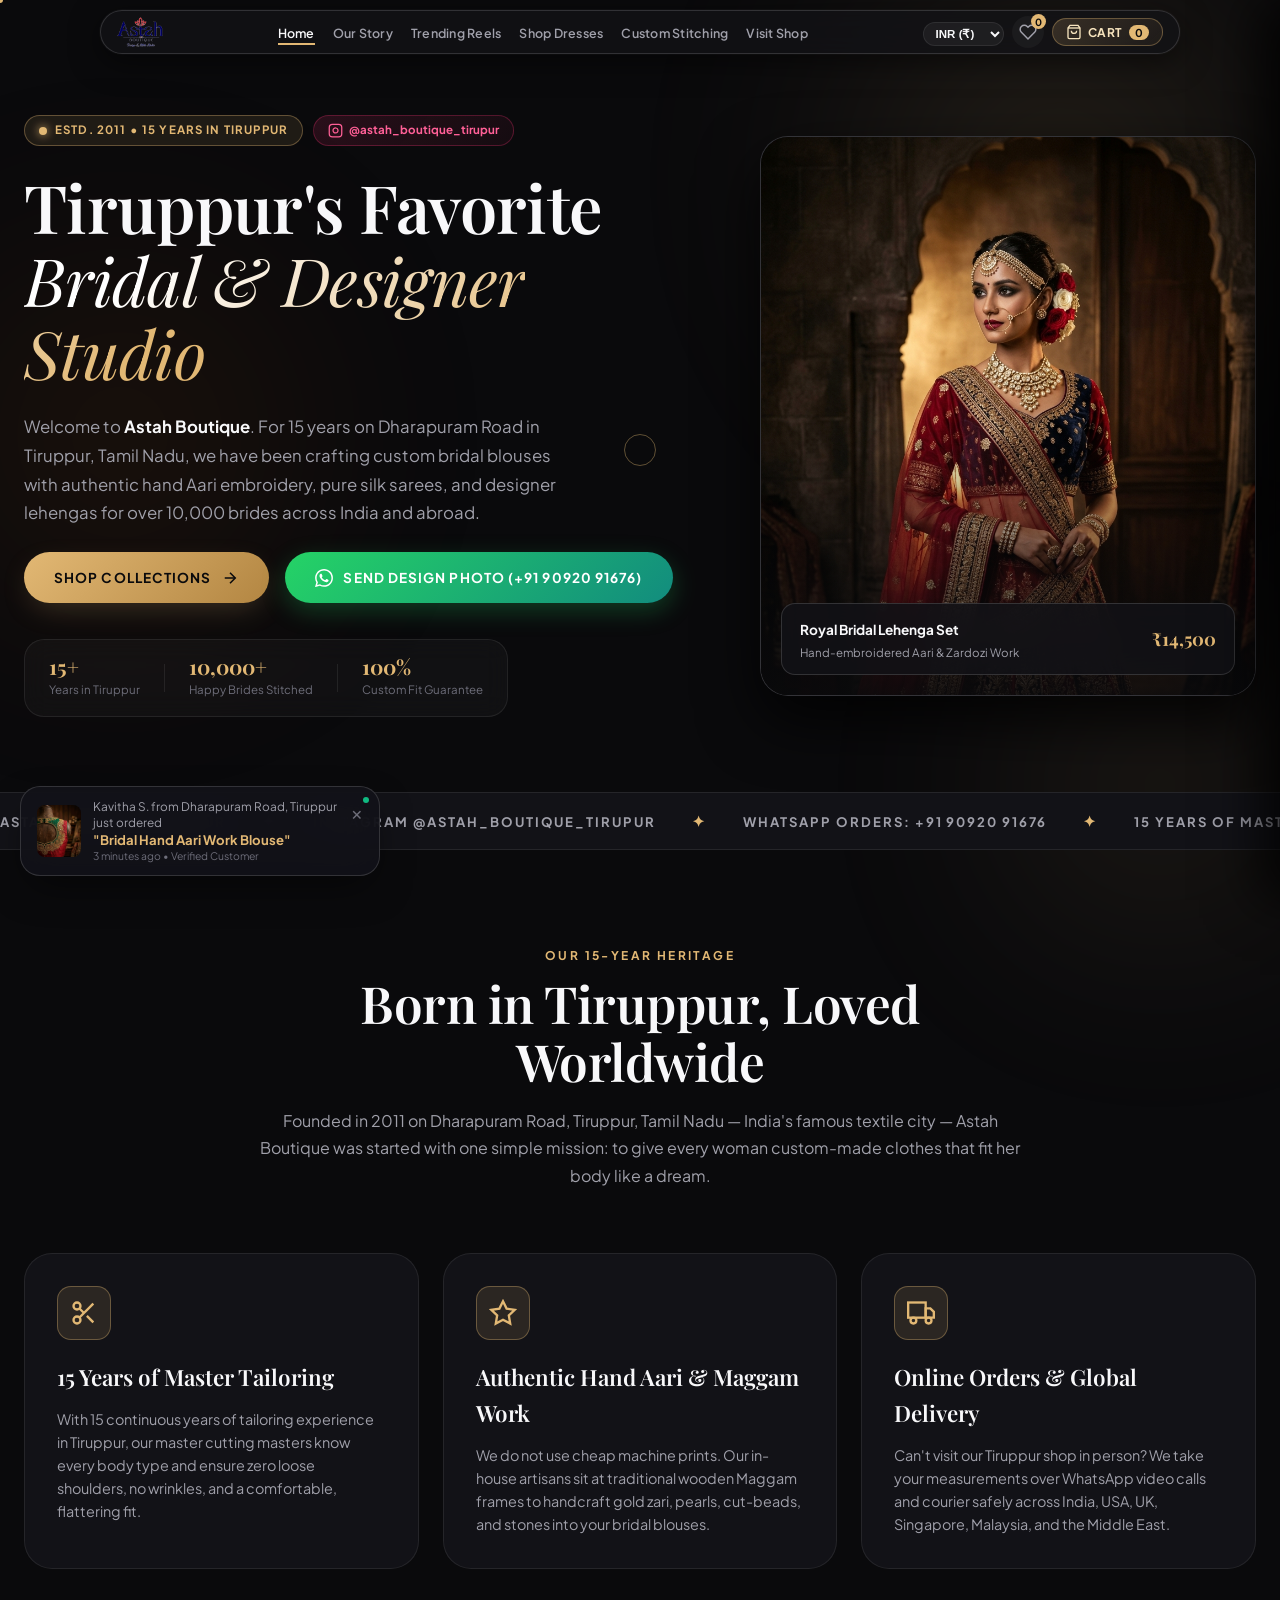
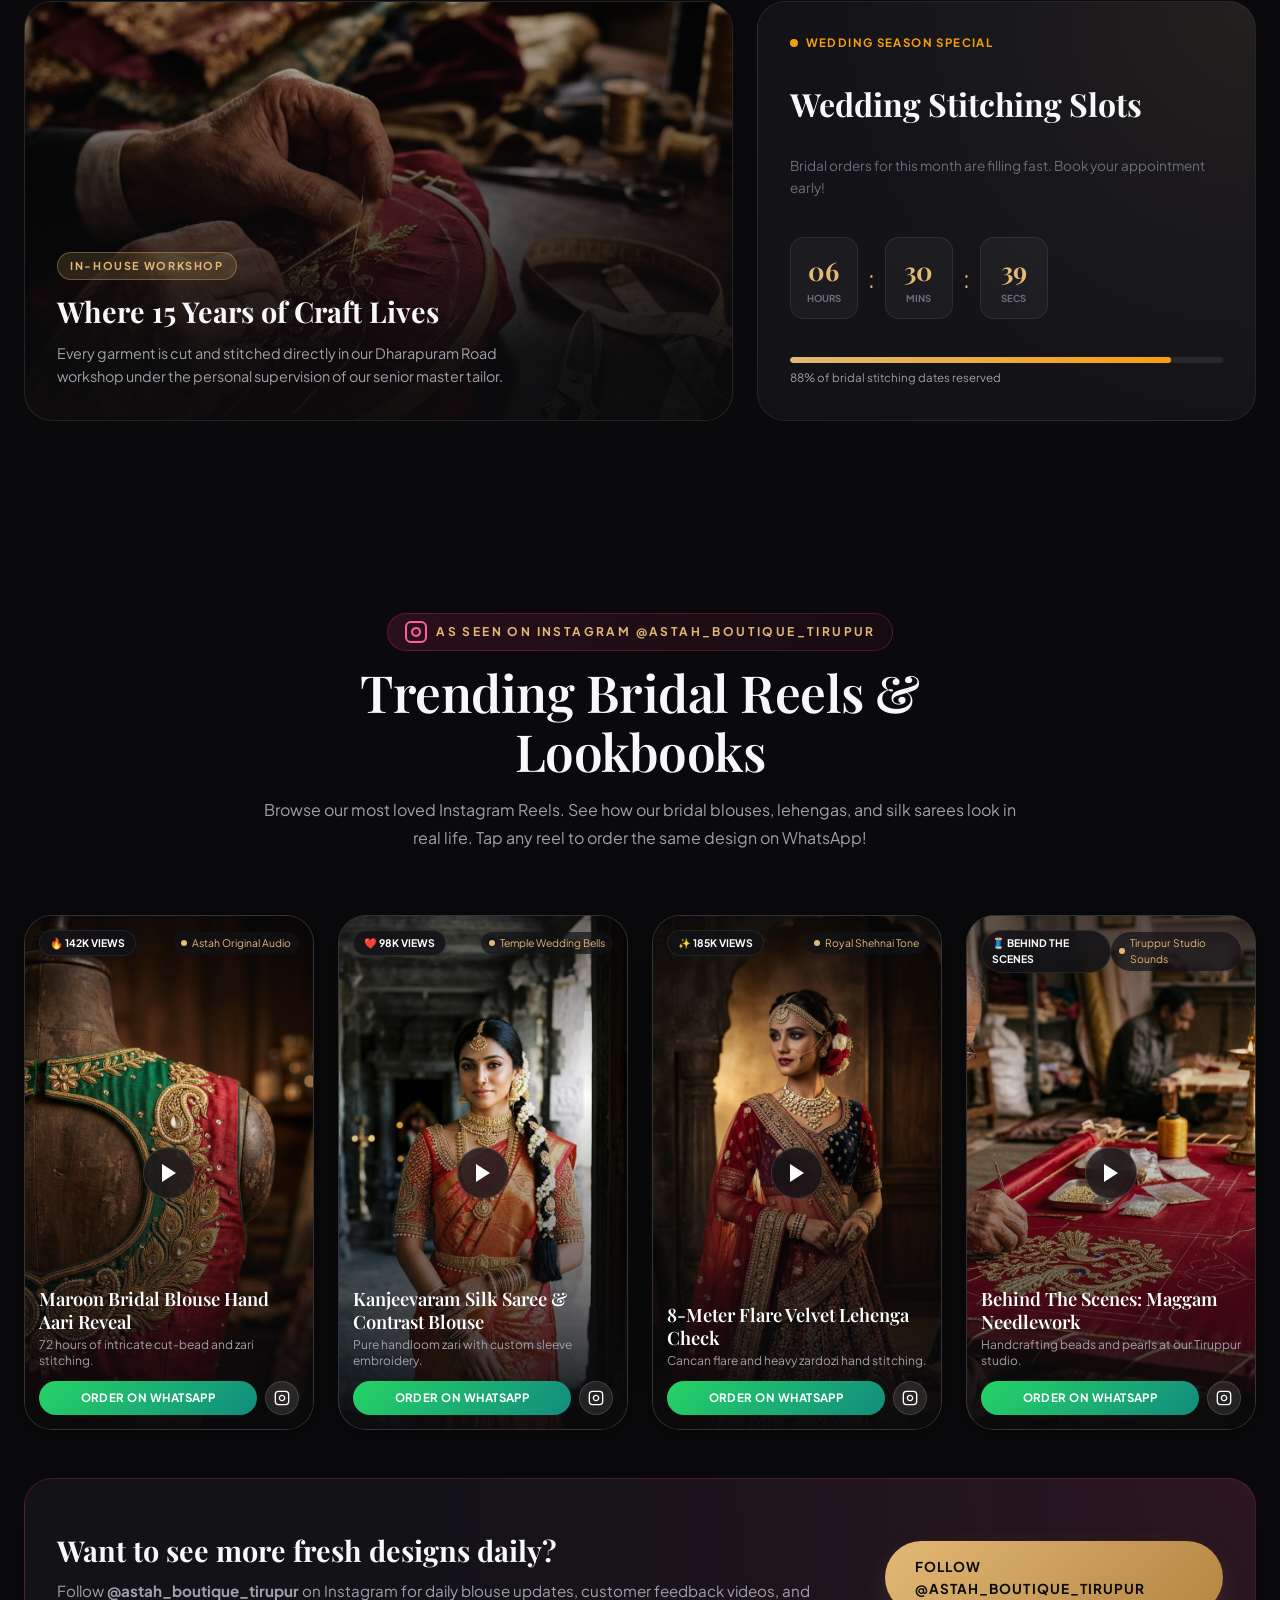
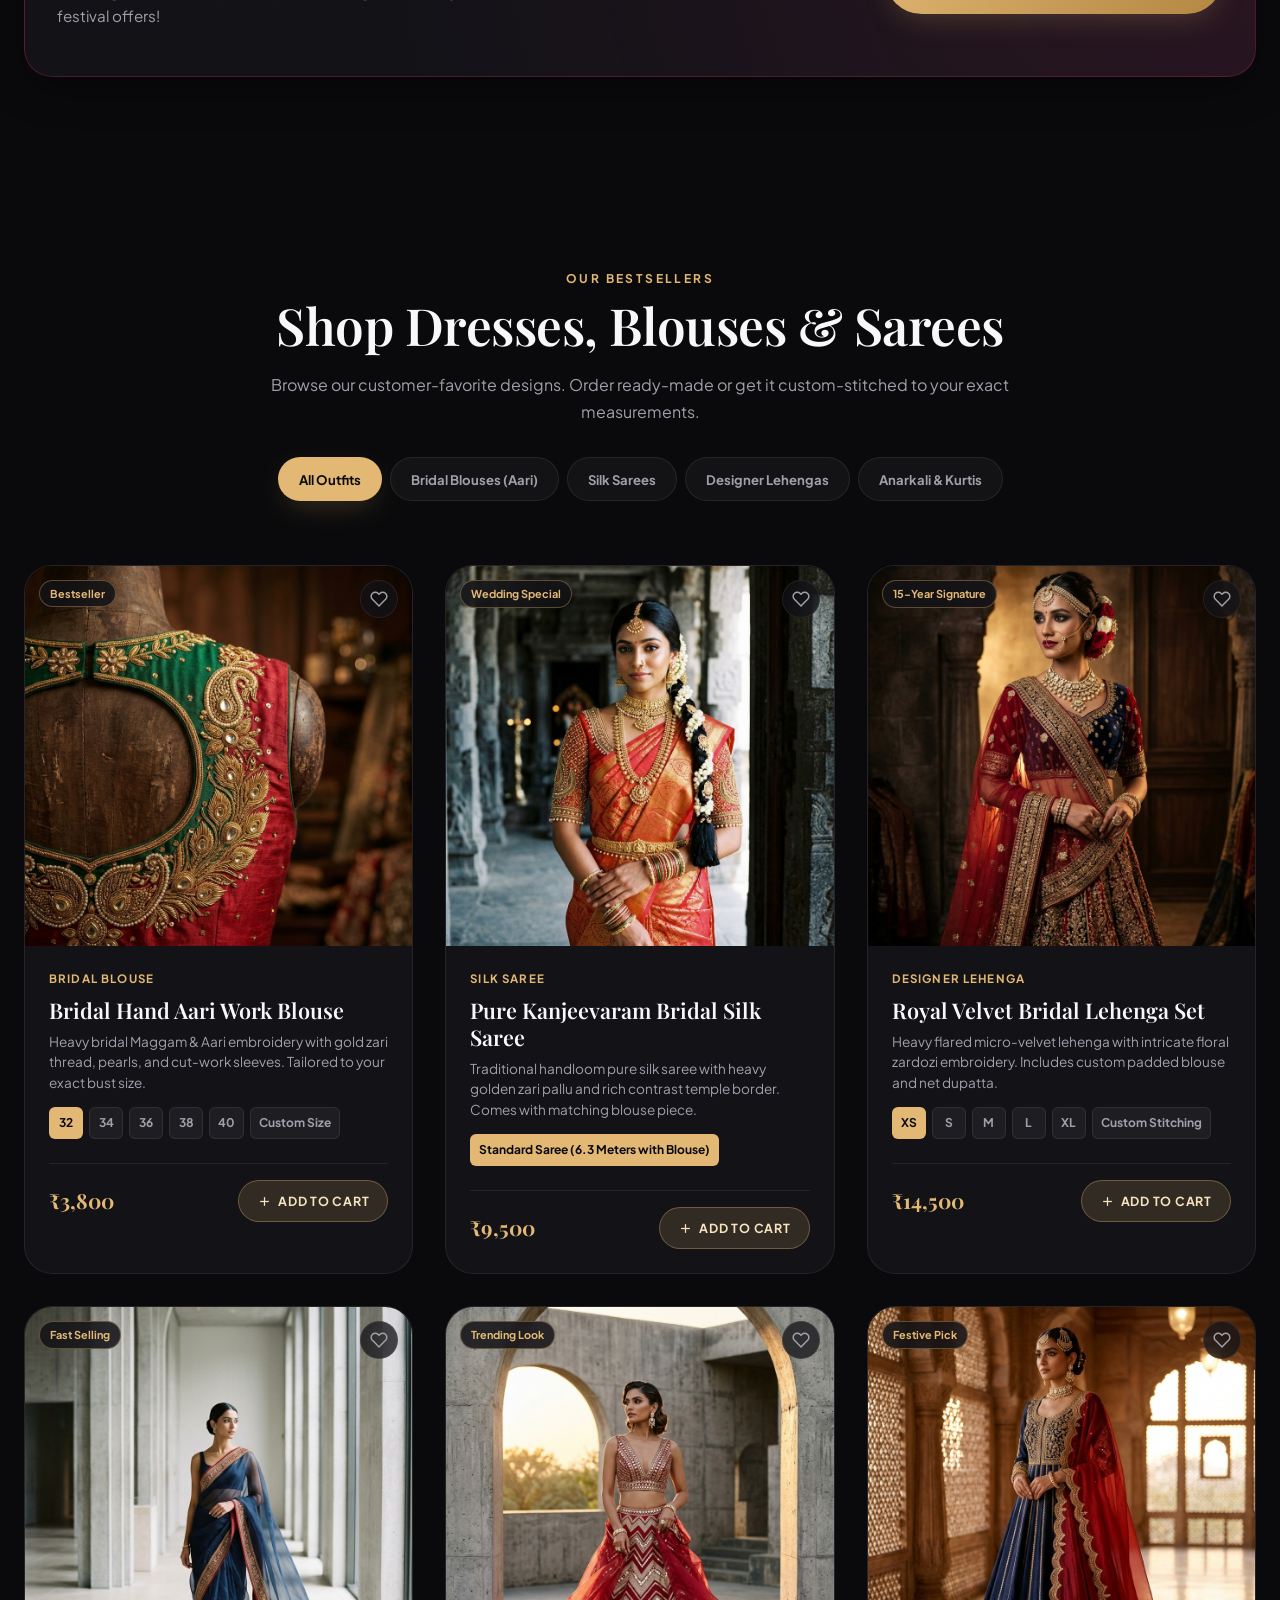
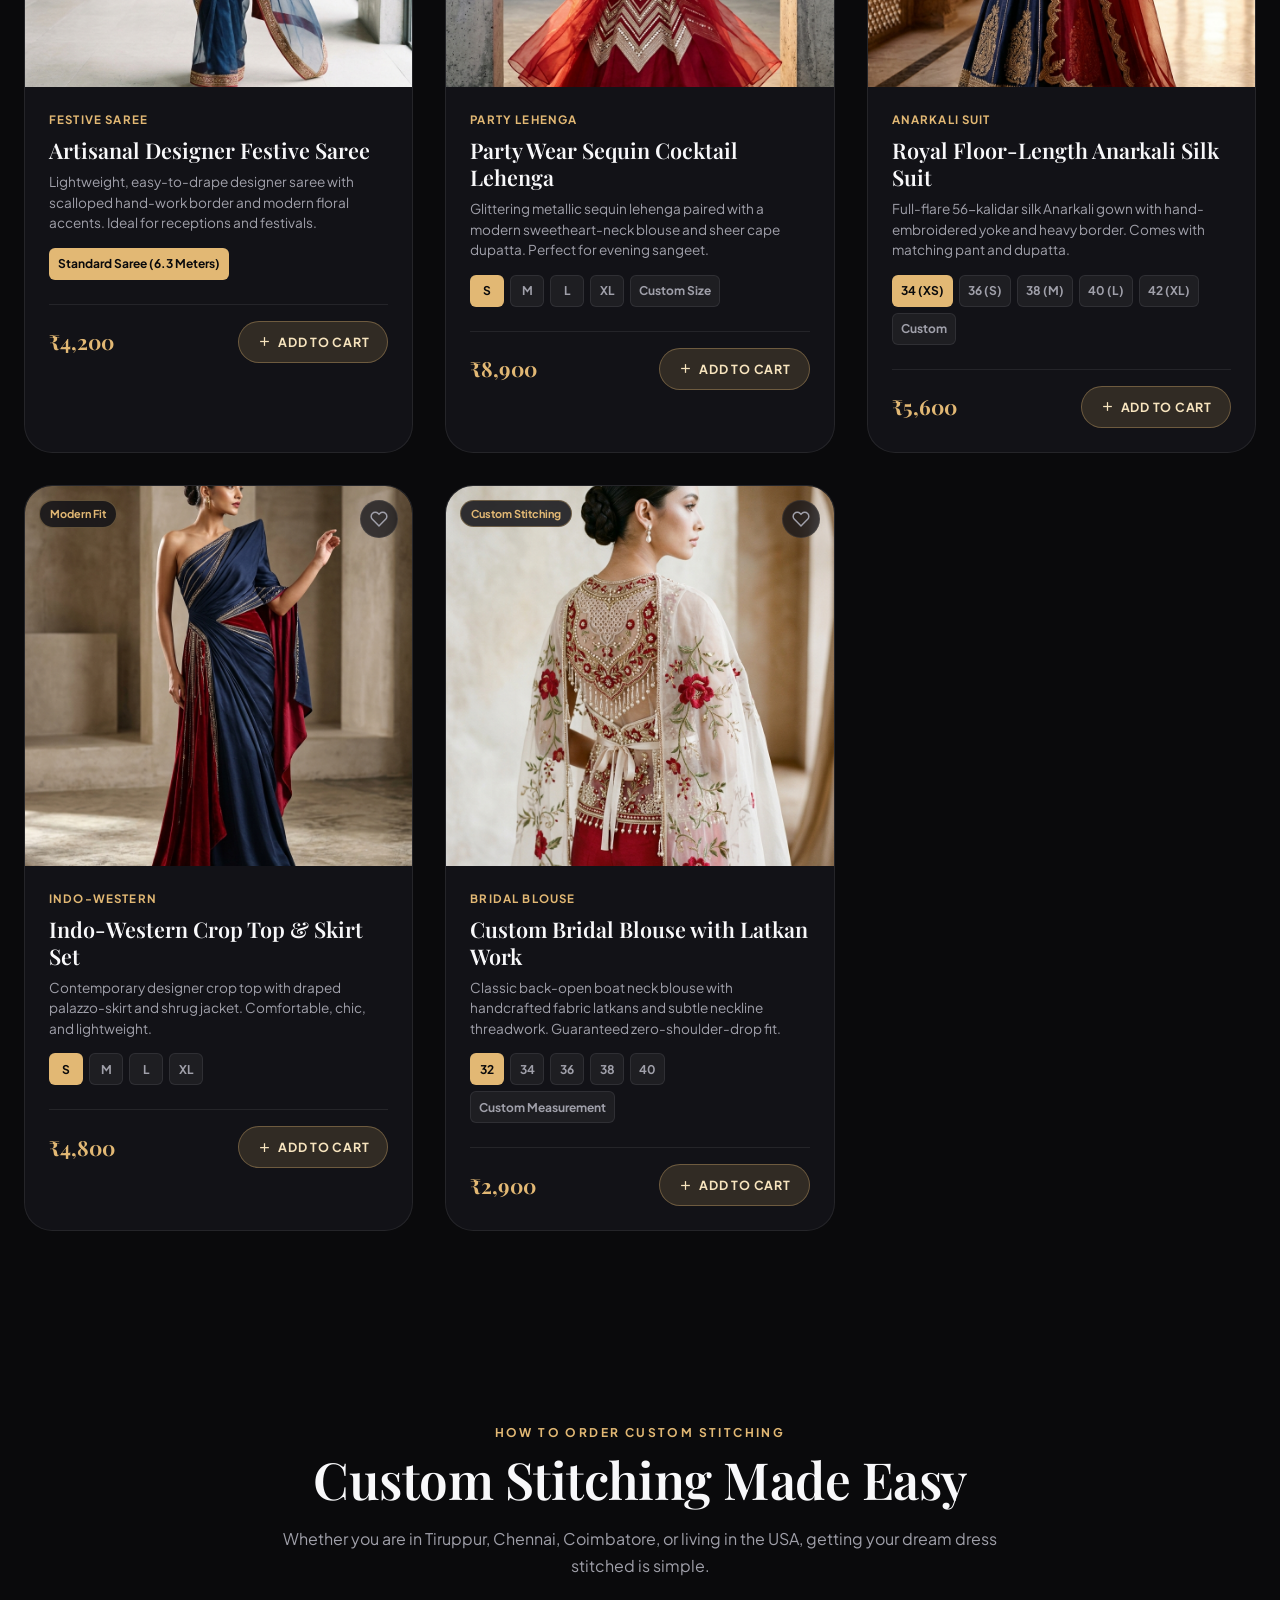
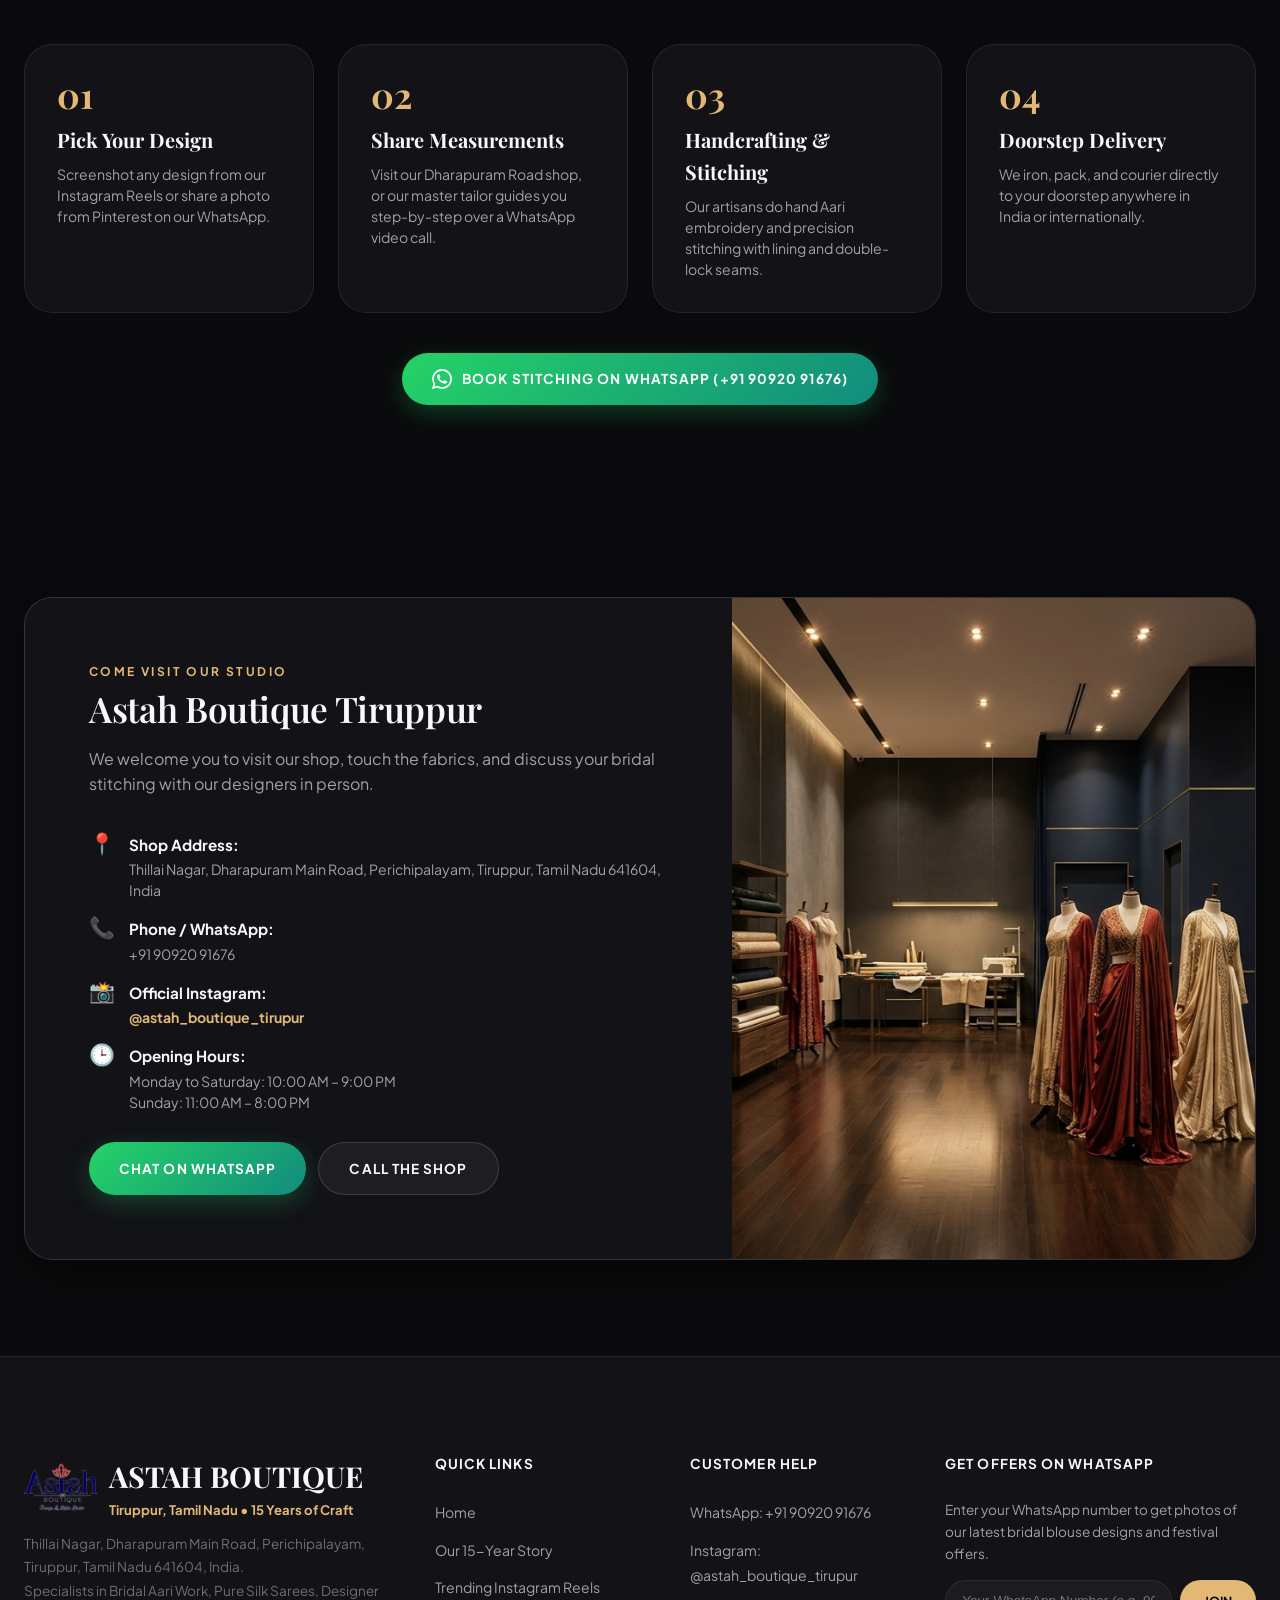
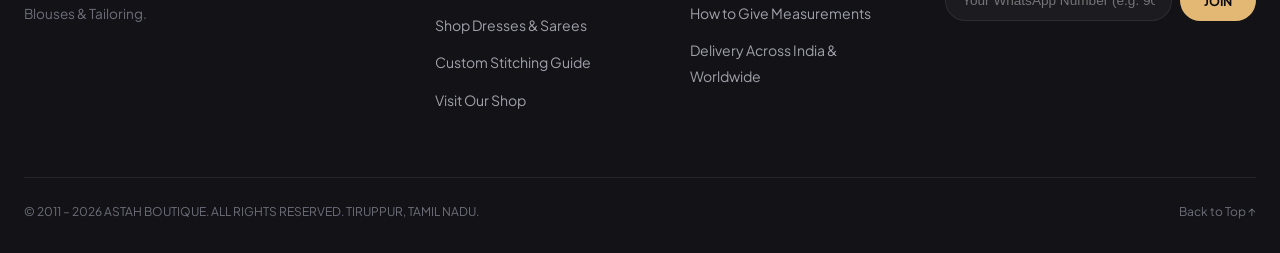
<file: websites/astah-boutique/index.html>
<!DOCTYPE html>
<html lang="en">
<head>
  <meta charset="UTF-8">
  <meta name="viewport" content="width=device-width, initial-scale=1.0, maximum-scale=5.0">
  <meta name="description" content="Astah Boutique Tiruppur (@astah_boutique_tirupur) — 15 Years of Trusted Craftsmanship in Tiruppur, Tamil Nadu. Custom bridal blouses, hand Aari embroidery, pure silk sarees, and designer lehengas.">
  <title>Astah Boutique Tiruppur (@astah_boutique_tirupur) | 15 Years in Tiruppur</title>
  
  <!-- Premium, readable Google Fonts -->
  <link rel="preconnect" href="https://fonts.googleapis.com">
  <link rel="preconnect" href="https://fonts.gstatic.com" crossorigin>
  <link href="https://fonts.googleapis.com/css2?family=Playfair+Display:ital,wght@0,500;0,600;0,700;1,400;1,600&family=Plus+Jakarta+Sans:wght@400;500;600;700&display=swap" rel="stylesheet">
  
  <link rel="stylesheet" href="css/style.css">
</head>
<body class="luxury-theme">

  <!-- Desktop Ambient Cursor Follower -->
  <div class="cursor-dot" id="cursorDot"></div>
  <div class="cursor-ring" id="cursorRing"></div>

  <!-- Background Ambient Glow Orbs -->
  <div class="ambient-glow orb-1"></div>
  <div class="ambient-glow orb-2"></div>
  <div class="ambient-glow orb-3"></div>

  <!-- 1. FLOATING COMPACT HEADER NAVBAR -->
  <header class="island-nav-wrapper">
    <nav class="island-nav" id="islandNav">
      <!-- Clean Brand Logo Only (Compact & Sleek) -->
      <a href="#home" class="brand-monogram" aria-label="Astah Boutique Home">
        <img src="assets/astah-logo.png" alt="Astah Boutique Tiruppur" class="brand-logo-only">
      </a>

      <!-- Desktop Navigation Menu (Clear & Familiar Words) -->
      <ul class="nav-menu">
        <li><a href="#home" class="nav-link active">Home</a></li>
        <li><a href="#about" class="nav-link">Our Story</a></li>
        <li><a href="#reels" class="nav-link">Trending Reels</a></li>
        <li><a href="#collections" class="nav-link">Shop Dresses</a></li>
        <li><a href="#tailoring" class="nav-link">Custom Stitching</a></li>
        <li><a href="#contact" class="nav-link">Visit Shop</a></li>
      </ul>

      <!-- Right Action Cluster (Streamlined & Small) -->
      <div class="nav-actions">
        <!-- Currency Selector (INR default) -->
        <div class="currency-selector">
          <select id="currencySelect" aria-label="Select Currency">
            <option value="INR" selected>INR (₹)</option>
            <option value="USD">USD ($)</option>
            <option value="EUR">EUR (€)</option>
            <option value="GBP">GBP (£)</option>
          </select>
        </div>

        <!-- Wishlist Button -->
        <button class="nav-icon-btn" id="wishlistTrigger" aria-label="Wishlist">
          <svg width="18" height="18" viewBox="0 0 24 24" fill="none" stroke="currentColor" stroke-width="2">
            <path d="M20.84 4.61a5.5 5.5 0 0 0-7.78 0L12 5.67l-1.06-1.06a5.5 5.5 0 0 0-7.78 7.78l1.06 1.06L12 21.23l7.78-7.78 1.06-1.06a5.5 5.5 0 0 0 0-7.78z"></path>
          </svg>
          <span class="badge-dot" id="wishlistCount">0</span>
        </button>

        <!-- Cart Button -->
        <button class="cart-pill-btn magnetic" id="cartTrigger" aria-label="Open Shopping Cart">
          <svg width="16" height="16" viewBox="0 0 24 24" fill="none" stroke="currentColor" stroke-width="2">
            <path d="M6 2L3 6v14a2 2 0 0 0 2 2h14a2 2 0 0 0 2-2V6l-3-4z"></path>
            <line x1="3" y1="6" x2="21" y2="6"></line>
            <path d="M16 10a4 4 0 0 1-8 0"></path>
          </svg>
          <span class="cart-label">CART</span>
          <span class="cart-badge-count" id="cartCount">0</span>
        </button>

        <!-- Mobile Menu Hamburger Button -->
        <button class="mobile-toggle" id="mobileMenuBtn" aria-label="Open Mobile Menu">
          <span></span>
          <span></span>
        </button>
      </div>
    </nav>
  </header>

  <!-- Mobile Slide-In Menu Overlay -->
  <div class="mobile-menu-overlay" id="mobileMenu">
    <div class="mobile-menu-content">
      <div class="mobile-menu-header">
        <div style="display: flex; align-items: center; gap: 10px;">
          <img src="assets/astah-logo.png" alt="Astah Logo" style="height: 38px; width: auto;">
          <div>
            <span class="logo-text" style="font-size: 1.15rem;">ASTAH BOUTIQUE</span>
            <p style="font-size: 0.72rem; color: var(--accent-gold); margin-top: 2px;">Tiruppur • Estd. 2011</p>
          </div>
        </div>
        <button class="close-btn" id="closeMobileMenu" aria-label="Close menu">&times;</button>
      </div>
      
      <!-- Mobile Instagram Banner -->
      <a href="https://www.instagram.com/astah_boutique_tirupur" target="_blank" class="mobile-insta-card">
        <div class="insta-gradient-circle">
          <svg width="22" height="22" viewBox="0 0 24 24" fill="none" stroke="#FFF" stroke-width="2">
            <rect x="2" y="2" width="20" height="20" rx="5" ry="5"></rect>
            <path d="M16 11.37A4 4 0 1 1 12.63 8 4 4 0 0 1 16 11.37z"></path>
            <line x1="17.5" y1="6.5" x2="17.51" y2="6.5"></line>
          </svg>
        </div>
        <div>
          <span style="font-size: 0.85rem; font-weight: 700; color: #FFF; display: block;">@astah_boutique_tirupur</span>
          <span style="font-size: 0.72rem; color: var(--text-secondary);">Follow us on Instagram</span>
        </div>
      </a>

      <ul class="mobile-nav-links">
        <li><a href="#home" class="mobile-link">Home</a></li>
        <li><a href="#about" class="mobile-link">Our 15-Year Story</a></li>
        <li><a href="#reels" class="mobile-link">Trending Instagram Reels</a></li>
        <li><a href="#collections" class="mobile-link">Shop Dresses & Sarees</a></li>
        <li><a href="#tailoring" class="mobile-link">Custom Stitching & Tailoring</a></li>
        <li><a href="#contact" class="mobile-link">Visit Shop in Tiruppur</a></li>
      </ul>

      <!-- Quick Mobile WhatsApp Button -->
      <div style="margin-top: 1.2rem;">
        <a href="https://wa.me/919092091676?text=Hello%20Astah%20Boutique,%20I%20saw%20your%20Instagram%20profile%20and%20would%20like%20to%20enquire%20about%20stitching." target="_blank" class="btn btn-whatsapp" style="width: 100%; justify-content: center;">
          <svg width="20" height="20" viewBox="0 0 24 24" fill="currentColor">
            <path d="M.057 24l1.687-6.163c-1.041-1.804-1.588-3.849-1.587-5.946.003-6.556 5.338-11.891 11.893-11.891 3.181.001 6.167 1.24 8.413 3.488 2.245 2.248 3.481 5.236 3.48 8.414-.003 6.557-5.338 11.892-11.893 11.892-1.99-.001-3.951-.5-5.688-1.448l-5.705 1.654zm6.597-3.807c1.676.995 3.276 1.591 5.392 1.592 5.448 0 9.886-4.434 9.889-9.885.002-5.462-4.415-9.89-9.881-9.892-5.452 0-9.887 4.434-9.889 9.884-.001 2.225.651 3.891 1.746 5.634l-.999 3.648 3.742-.981zm11.387-5.464c-.074-.124-.272-.198-.57-.347-.297-.149-1.758-.868-2.031-.967-.272-.099-.47-.149-.669.149-.198.297-.768.967-.941 1.165-.173.198-.347.223-.644.074-.297-.149-1.255-.462-2.39-1.475-.883-.788-1.48-1.761-1.653-2.059-.173-.297-.018-.458.13-.606.134-.133.297-.347.446-.521.151-.172.2-.296.3-.495.099-.198.05-.372-.025-.521-.075-.148-.669-1.611-.916-2.206-.242-.579-.487-.501-.669-.51l-.57-.01c-.198 0-.52.074-.792.372s-1.04 1.016-1.04 2.479 1.065 2.876 1.213 3.074c.149.198 2.095 3.2 5.076 4.487.709.306 1.263.489 1.694.626.712.226 1.36.194 1.872.118.571-.085 1.758-.719 2.006-1.413.248-.695.248-1.29.173-1.414z"/>
          </svg>
          <span>Chat on WhatsApp (+91 90920 91676)</span>
        </a>
      </div>

      <div class="mobile-menu-footer">
        <p class="tagline">📍 Dharapuram Main Road, Tiruppur</p>
        <p class="contact-info">📞 +91 90920 91676 • Open 10 AM – 9 PM</p>
      </div>
    </div>
  </div>

  <main>
    <!-- 2. HOME HERO SECTION -->
    <section class="hero-section" id="home">
      <div class="hero-container">
        <!-- 15 Years & Instagram Badge Row -->
        <div class="hero-badge-row">
          <div class="hero-badge">
            <span class="status-indicator"></span>
            <span class="badge-text">ESTD. 2011 • 15 YEARS IN TIRUPPUR</span>
          </div>
          <a href="https://www.instagram.com/astah_boutique_tirupur" target="_blank" class="hero-insta-pill" aria-label="Follow Astah Boutique on Instagram">
            <svg width="15" height="15" viewBox="0 0 24 24" fill="none" stroke="currentColor" stroke-width="2">
              <rect x="2" y="2" width="20" height="20" rx="5" ry="5"></rect>
              <path d="M16 11.37A4 4 0 1 1 12.63 8 4 4 0 0 1 16 11.37z"></path>
              <line x1="17.5" y1="6.5" x2="17.51" y2="6.5"></line>
            </svg>
            <span>@astah_boutique_tirupur</span>
          </a>
        </div>

        <!-- Big Clear Headline -->
        <h1 class="hero-title">
          Tiruppur's Favorite <br>
          <span class="italic-serif glow-text">Bridal & Designer Studio</span>
        </h1>

        <!-- Story Paragraph -->
        <p class="hero-desc">
          Welcome to <strong>Astah Boutique</strong>. For 15 years on Dharapuram Road in Tiruppur, Tamil Nadu, we have been crafting custom bridal blouses with authentic hand Aari embroidery, pure silk sarees, and designer lehengas for over 10,000 brides across India and abroad.
        </p>

        <!-- Action Buttons -->
        <div class="hero-cta-group">
          <a href="#collections" class="btn btn-primary magnetic" data-strength="20">
            <span>SHOP COLLECTIONS</span>
            <svg width="18" height="18" viewBox="0 0 24 24" fill="none" stroke="currentColor" stroke-width="2">
              <line x1="5" y1="12" x2="19" y2="12"></line>
              <polyline points="12 5 19 12 12 19"></polyline>
            </svg>
          </a>

          <a href="https://wa.me/919092091676?text=Hello%20Astah%20Boutique,%20I%20would%20like%20to%20send%20a%20design%20photo%20for%20stitching." target="_blank" class="btn btn-whatsapp magnetic" data-strength="15">
            <svg width="18" height="18" viewBox="0 0 24 24" fill="currentColor">
              <path d="M.057 24l1.687-6.163c-1.041-1.804-1.588-3.849-1.587-5.946.003-6.556 5.338-11.891 11.893-11.891 3.181.001 6.167 1.24 8.413 3.488 2.245 2.248 3.481 5.236 3.48 8.414-.003 6.557-5.338 11.892-11.893 11.892-1.99-.001-3.951-.5-5.688-1.448l-5.705 1.654zm6.597-3.807c1.676.995 3.276 1.591 5.392 1.592 5.448 0 9.886-4.434 9.889-9.885.002-5.462-4.415-9.89-9.881-9.892-5.452 0-9.887 4.434-9.889 9.884-.001 2.225.651 3.891 1.746 5.634l-.999 3.648 3.742-.981zm11.387-5.464c-.074-.124-.272-.198-.57-.347-.297-.149-1.758-.868-2.031-.967-.272-.099-.47-.149-.669.149-.198.297-.768.967-.941 1.165-.173.198-.347.223-.644.074-.297-.149-1.255-.462-2.39-1.475-.883-.788-1.48-1.761-1.653-2.059-.173-.297-.018-.458.13-.606.134-.133.297-.347.446-.521.151-.172.2-.296.3-.495.099-.198.05-.372-.025-.521-.075-.148-.669-1.611-.916-2.206-.242-.579-.487-.501-.669-.51l-.57-.01c-.198 0-.52.074-.792.372s-1.04 1.016-1.04 2.479 1.065 2.876 1.213 3.074c.149.198 2.095 3.2 5.076 4.487.709.306 1.263.489 1.694.626.712.226 1.36.194 1.872.118.571-.085 1.758-.719 2.006-1.413.248-.695.248-1.29.173-1.414z"/>
            </svg>
            <span>SEND DESIGN PHOTO (+91 90920 91676)</span>
          </a>
        </div>

        <!-- Real Trust Badges -->
        <div class="hero-proof-bar">
          <div class="proof-item">
            <span class="proof-number">15+</span>
            <span class="proof-label">Years in Tiruppur</span>
          </div>
          <div class="proof-divider"></div>
          <div class="proof-item">
            <span class="proof-number">10,000+</span>
            <span class="proof-label">Happy Brides Stitched</span>
          </div>
          <div class="proof-divider"></div>
          <div class="proof-item">
            <span class="proof-number">100%</span>
            <span class="proof-label">Custom Fit Guarantee</span>
          </div>
        </div>
      </div>

      <!-- Hero Visual Card with Real Bridal Blouse & Saree -->
      <div class="hero-visual-card">
        <div class="hero-image-wrap">
          <img src="assets/images/collections/bridal-couture.jpg" alt="Astah Boutique Bridal Outfit Tiruppur" class="hero-img">
          <div class="hero-gradient-overlay"></div>
        </div>
        <div class="hero-floating-tag">
          <div>
            <span class="tag-title">Royal Bridal Lehenga Set</span>
            <p style="font-size: 0.72rem; color: var(--text-secondary); margin-top: 2px;">Hand-embroidered Aari & Zardozi Work</p>
          </div>
          <span class="tag-price">₹14,500</span>
        </div>
      </div>
    </section>

    <!-- 3. INFINITE MARQUEE TICKER -->
    <section class="marquee-strip">
      <div class="marquee-track">
        <div class="marquee-content">
          <span>ASTAH BOUTIQUE TIRUPPUR</span>
          <span class="star">✦</span>
          <span>INSTAGRAM @ASTAH_BOUTIQUE_TIRUPUR</span>
          <span class="star">✦</span>
          <span>WHATSAPP ORDERS: +91 90920 91676</span>
          <span class="star">✦</span>
          <span>15 YEARS OF MASTER TAILORING</span>
          <span class="star">✦</span>
          <span>HAND AARI & MAGGAM NEEDLEWORK</span>
          <span class="star">✦</span>
          <span>DHARAPURAM MAIN ROAD, TIRUPPUR</span>
          <span class="star">✦</span>
        </div>
        <div class="marquee-content" aria-hidden="true">
          <span>ASTAH BOUTIQUE TIRUPPUR</span>
          <span class="star">✦</span>
          <span>INSTAGRAM @ASTAH_BOUTIQUE_TIRUPUR</span>
          <span class="star">✦</span>
          <span>WHATSAPP ORDERS: +91 90920 91676</span>
          <span class="star">✦</span>
          <span>15 YEARS OF MASTER TAILORING</span>
          <span class="star">✦</span>
          <span>HAND AARI & MAGGAM NEEDLEWORK</span>
          <span class="star">✦</span>
          <span>DHARAPURAM MAIN ROAD, TIRUPPUR</span>
          <span class="star">✦</span>
        </div>
      </div>
    </section>

    <!-- 4. ABOUT US SECTION (THE 15-YEAR STORY OF ASTAH BOUTIQUE) -->
    <section class="about-section" id="about">
      <div class="section-header">
        <span class="eyebrow">OUR 15-YEAR HERITAGE</span>
        <h2 class="section-title">Born in Tiruppur, Loved Worldwide</h2>
        <p class="section-desc">
          Founded in 2011 on Dharapuram Road, Tiruppur, Tamil Nadu — India's famous textile city — Astah Boutique was started with one simple mission: to give every woman custom-made clothes that fit her body like a dream.
        </p>
      </div>

      <div class="about-grid">
        <div class="about-card tilt-card" data-tilt>
          <div class="card-glare"></div>
          <div class="about-card-icon">
            <svg width="28" height="28" viewBox="0 0 24 24" fill="none" stroke="currentColor" stroke-width="2">
              <circle cx="6" cy="6" r="3"></circle>
              <circle cx="6" cy="18" r="3"></circle>
              <line x1="20" y1="4" x2="8.12" y2="15.88"></line>
              <line x1="14.47" y1="14.48" x2="20" y2="20"></line>
              <line x1="8.12" y1="8.12" x2="12" y2="12"></line>
            </svg>
          </div>
          <h3>15 Years of Master Tailoring</h3>
          <p>
            With 15 continuous years of tailoring experience in Tiruppur, our master cutting masters know every body type and ensure zero loose shoulders, no wrinkles, and a comfortable, flattering fit.
          </p>
        </div>

        <div class="about-card tilt-card" data-tilt>
          <div class="card-glare"></div>
          <div class="about-card-icon">
            <svg width="28" height="28" viewBox="0 0 24 24" fill="none" stroke="currentColor" stroke-width="2">
              <polygon points="12 2 15.09 8.26 22 9.27 17 14.14 18.18 21.02 12 17.77 5.82 21.02 7 14.14 2 9.27 8.91 8.26 12 2"></polygon>
            </svg>
          </div>
          <h3>Authentic Hand Aari & Maggam Work</h3>
          <p>
            We do not use cheap machine prints. Our in-house artisans sit at traditional wooden Maggam frames to handcraft gold zari, pearls, cut-beads, and stones into your bridal blouses.
          </p>
        </div>

        <div class="about-card tilt-card" data-tilt>
          <div class="card-glare"></div>
          <div class="about-card-icon">
            <svg width="28" height="28" viewBox="0 0 24 24" fill="none" stroke="currentColor" stroke-width="2">
              <rect x="1" y="3" width="15" height="13"></rect>
              <polygon points="16 8 20 8 23 11 23 16 16 16 16 8"></polygon>
              <circle cx="5.5" cy="18.5" r="2.5"></circle>
              <circle cx="18.5" cy="18.5" r="2.5"></circle>
            </svg>
          </div>
          <h3>Online Orders & Global Delivery</h3>
          <p>
            Can't visit our Tiruppur shop in person? We take your measurements over WhatsApp video calls and courier safely across India, USA, UK, Singapore, Malaysia, and the Middle East.
          </p>
        </div>
      </div>

      <!-- Workshop Photos Bento -->
      <div class="bento-grid" style="margin-top: 2rem;">
        <div class="bento-card bento-wide tilt-card" data-tilt>
          <div class="card-glare"></div>
          <div class="bento-image-bg">
            <img src="assets/images/boutique/atelier-craftsmanship.jpg" alt="Master Tailor at Astah Boutique Tiruppur">
            <div class="bento-gradient"></div>
          </div>
          <div class="bento-card-body">
            <div class="bento-pill">IN-HOUSE WORKSHOP</div>
            <h3 class="bento-card-title">Where 15 Years of Craft Lives</h3>
            <p class="bento-card-text">
              Every garment is cut and stitched directly in our Dharapuram Road workshop under the personal supervision of our senior master tailor.
            </p>
          </div>
        </div>

        <div class="bento-card bento-drop-card tilt-card" data-tilt>
          <div class="card-glare"></div>
          <div class="drop-badge">
            <span class="pulsing-amber-dot"></span>
            <span>WEDDING SEASON SPECIAL</span>
          </div>
          <h3 class="bento-drop-title">Wedding Stitching Slots</h3>
          <p class="drop-sub">Bridal orders for this month are filling fast. Book your appointment early!</p>
          
          <div class="countdown-timer">
            <div class="time-block">
              <span class="time-val" id="countdownHours">06</span>
              <span class="time-label">HOURS</span>
            </div>
            <span class="colon">:</span>
            <div class="time-block">
              <span class="time-val" id="countdownMins">30</span>
              <span class="time-label">MINS</span>
            </div>
            <span class="colon">:</span>
            <div class="time-block">
              <span class="time-val" id="countdownSecs">45</span>
              <span class="time-label">SECS</span>
            </div>
          </div>

          <div class="drop-progress-wrap">
            <div class="drop-progress-bar">
              <div class="drop-progress-fill" style="width: 88%;"></div>
            </div>
            <span class="drop-progress-text">88% of bridal stitching dates reserved</span>
          </div>
        </div>
      </div>
    </section>

    <!-- 5. NEW: TRENDING INSTAGRAM REELS SHOWCASE SECTION -->
    <section class="reels-section" id="reels">
      <div class="section-header">
        <div class="reels-insta-header">
          <svg width="24" height="24" viewBox="0 0 24 24" fill="none" stroke="currentColor" stroke-width="2">
            <rect x="2" y="2" width="20" height="20" rx="5" ry="5"></rect>
            <path d="M16 11.37A4 4 0 1 1 12.63 8 4 4 0 0 1 16 11.37z"></path>
            <line x1="17.5" y1="6.5" x2="17.51" y2="6.5"></line>
          </svg>
          <span class="eyebrow" style="margin: 0;">AS SEEN ON INSTAGRAM @ASTAH_BOUTIQUE_TIRUPUR</span>
        </div>
        <h2 class="section-title">Trending Bridal Reels & Lookbooks</h2>
        <p class="section-desc">
          Browse our most loved Instagram Reels. See how our bridal blouses, lehengas, and silk sarees look in real life. 
          Tap any reel to order the same design on WhatsApp!
        </p>
      </div>

      <!-- Reels Grid (9:16 Vertical Video Cards) -->
      <div class="reels-grid">
        <!-- Reel 1 -->
        <div class="reel-card" data-reel-title="Bridal Aari Handwork Blouse in Maroon">
          <div class="reel-thumbnail-wrap">
            <img src="assets/images/collections/aari-work-blouse.jpg" alt="Aari Work Blouse Reel" class="reel-img">
            <div class="reel-overlay"></div>
            
            <div class="reel-top-bar">
              <span class="reel-badge">🔥 142K VIEWS</span>
              <span class="reel-audio-pill">
                <span class="audio-dot"></span> Astah Original Audio
              </span>
            </div>

            <div class="reel-play-icon">
              <svg width="24" height="24" viewBox="0 0 24 24" fill="currentColor">
                <polygon points="5 3 19 12 5 21 5 3"></polygon>
              </svg>
            </div>

            <div class="reel-bottom-info">
              <h4>Maroon Bridal Blouse Hand Aari Reveal</h4>
              <p>72 hours of intricate cut-bead and zari stitching.</p>
              
              <div class="reel-actions-row">
                <a href="https://wa.me/919092091676?text=Hello%20Astah%20Boutique,%20I%20saw%20your%20Instagram%20Reel%20for%20Maroon%20Bridal%20Aari%20Blouse%20and%20want%20to%20order%20it." target="_blank" class="reel-order-btn">
                  <span>ORDER ON WHATSAPP</span>
                </a>
                <a href="https://www.instagram.com/astah_boutique_tirupur" target="_blank" class="reel-view-btn" aria-label="Open on Instagram">
                  <svg width="16" height="16" viewBox="0 0 24 24" fill="none" stroke="currentColor" stroke-width="2">
                    <rect x="2" y="2" width="20" height="20" rx="5" ry="5"></rect>
                    <path d="M16 11.37A4 4 0 1 1 12.63 8 4 4 0 0 1 16 11.37z"></path>
                    <line x1="17.5" y1="6.5" x2="17.51" y2="6.5"></line>
                  </svg>
                </a>
              </div>
            </div>
          </div>
        </div>

        <!-- Reel 2 -->
        <div class="reel-card" data-reel-title="Pure Kanjeevaram Silk Saree Draping">
          <div class="reel-thumbnail-wrap">
            <img src="assets/images/collections/kanjeevaram-bridal.jpg" alt="Kanjeevaram Saree Reel" class="reel-img">
            <div class="reel-overlay"></div>
            
            <div class="reel-top-bar">
              <span class="reel-badge">❤️ 98K VIEWS</span>
              <span class="reel-audio-pill">
                <span class="audio-dot"></span> Temple Wedding Bells
              </span>
            </div>

            <div class="reel-play-icon">
              <svg width="24" height="24" viewBox="0 0 24 24" fill="currentColor">
                <polygon points="5 3 19 12 5 21 5 3"></polygon>
              </svg>
            </div>

            <div class="reel-bottom-info">
              <h4>Kanjeevaram Silk Saree & Contrast Blouse</h4>
              <p>Pure handloom zari with custom sleeve embroidery.</p>
              
              <div class="reel-actions-row">
                <a href="https://wa.me/919092091676?text=Hello%20Astah%20Boutique,%20I%20saw%20your%20Instagram%20Reel%20for%20Kanjeevaram%20Silk%20Saree%20and%20want%20to%20order." target="_blank" class="reel-order-btn">
                  <span>ORDER ON WHATSAPP</span>
                </a>
                <a href="https://www.instagram.com/astah_boutique_tirupur" target="_blank" class="reel-view-btn" aria-label="Open on Instagram">
                  <svg width="16" height="16" viewBox="0 0 24 24" fill="none" stroke="currentColor" stroke-width="2">
                    <rect x="2" y="2" width="20" height="20" rx="5" ry="5"></rect>
                    <path d="M16 11.37A4 4 0 1 1 12.63 8 4 4 0 0 1 16 11.37z"></path>
                    <line x1="17.5" y1="6.5" x2="17.51" y2="6.5"></line>
                  </svg>
                </a>
              </div>
            </div>
          </div>
        </div>

        <!-- Reel 3 -->
        <div class="reel-card" data-reel-title="Velvet Bridal Lehenga 8-Meter Flare Check">
          <div class="reel-thumbnail-wrap">
            <img src="assets/images/collections/bridal-couture.jpg" alt="Bridal Lehenga Reel" class="reel-img">
            <div class="reel-overlay"></div>
            
            <div class="reel-top-bar">
              <span class="reel-badge">✨ 185K VIEWS</span>
              <span class="reel-audio-pill">
                <span class="audio-dot"></span> Royal Shehnai Tone
              </span>
            </div>

            <div class="reel-play-icon">
              <svg width="24" height="24" viewBox="0 0 24 24" fill="currentColor">
                <polygon points="5 3 19 12 5 21 5 3"></polygon>
              </svg>
            </div>

            <div class="reel-bottom-info">
              <h4>8-Meter Flare Velvet Lehenga Check</h4>
              <p>Cancan flare and heavy zardozi hand stitching.</p>
              
              <div class="reel-actions-row">
                <a href="https://wa.me/919092091676?text=Hello%20Astah%20Boutique,%20I%20saw%20your%20Instagram%20Reel%20for%20Velvet%20Bridal%20Lehenga%20and%20want%20to%20order." target="_blank" class="reel-order-btn">
                  <span>ORDER ON WHATSAPP</span>
                </a>
                <a href="https://www.instagram.com/astah_boutique_tirupur" target="_blank" class="reel-view-btn" aria-label="Open on Instagram">
                  <svg width="16" height="16" viewBox="0 0 24 24" fill="none" stroke="currentColor" stroke-width="2">
                    <rect x="2" y="2" width="20" height="20" rx="5" ry="5"></rect>
                    <path d="M16 11.37A4 4 0 1 1 12.63 8 4 4 0 0 1 16 11.37z"></path>
                    <line x1="17.5" y1="6.5" x2="17.51" y2="6.5"></line>
                  </svg>
                </a>
              </div>
            </div>
          </div>
        </div>

        <!-- Reel 4 -->
        <div class="reel-card" data-reel-title="Live Maggam Wooden Frame Needlework">
          <div class="reel-thumbnail-wrap">
            <img src="assets/images/boutique/maggam-frame-atelier.jpg" alt="Maggam Work In Progress Reel" class="reel-img">
            <div class="reel-overlay"></div>
            
            <div class="reel-top-bar">
              <span class="reel-badge">🧵 BEHIND THE SCENES</span>
              <span class="reel-audio-pill">
                <span class="audio-dot"></span> Tiruppur Studio Sounds
              </span>
            </div>

            <div class="reel-play-icon">
              <svg width="24" height="24" viewBox="0 0 24 24" fill="currentColor">
                <polygon points="5 3 19 12 5 21 5 3"></polygon>
              </svg>
            </div>

            <div class="reel-bottom-info">
              <h4>Behind The Scenes: Maggam Needlework</h4>
              <p>Handcrafting beads and pearls at our Tiruppur studio.</p>
              
              <div class="reel-actions-row">
                <a href="https://wa.me/919092091676?text=Hello%20Astah%20Boutique,%20I%20want%20to%20order%20custom%20maggam%20work%20blouse." target="_blank" class="reel-order-btn">
                  <span>ORDER ON WHATSAPP</span>
                </a>
                <a href="https://www.instagram.com/astah_boutique_tirupur" target="_blank" class="reel-view-btn" aria-label="Open on Instagram">
                  <svg width="16" height="16" viewBox="0 0 24 24" fill="none" stroke="currentColor" stroke-width="2">
                    <rect x="2" y="2" width="20" height="20" rx="5" ry="5"></rect>
                    <path d="M16 11.37A4 4 0 1 1 12.63 8 4 4 0 0 1 16 11.37z"></path>
                    <line x1="17.5" y1="6.5" x2="17.51" y2="6.5"></line>
                  </svg>
                </a>
              </div>
            </div>
          </div>
        </div>
      </div>

      <!-- Instagram Call to Action Banner -->
      <div class="insta-follow-banner">
        <div class="insta-follow-text">
          <h3>Want to see more fresh designs daily?</h3>
          <p>Follow <strong>@astah_boutique_tirupur</strong> on Instagram for daily blouse updates, customer feedback videos, and festival offers!</p>
        </div>
        <a href="https://www.instagram.com/astah_boutique_tirupur" target="_blank" class="btn btn-primary magnetic">
          <span>FOLLOW @ASTAH_BOUTIQUE_TIRUPUR</span>
        </a>
      </div>
    </section>

    <!-- 6. COLLECTIONS SECTION (CLEAN SHOPPING EXPERIENCE) -->
    <section class="catalog-section" id="collections">
      <div class="section-header">
        <span class="eyebrow">OUR BESTSELLERS</span>
        <h2 class="section-title">Shop Dresses, Blouses & Sarees</h2>
        <p class="section-desc">
          Browse our customer-favorite designs. Order ready-made or get it custom-stitched to your exact measurements.
        </p>

        <!-- Category Filter Pills (Simple & Clear) -->
        <div class="filter-bar">
          <button class="filter-pill active" data-category="all">All Outfits</button>
          <button class="filter-pill" data-category="blouses">Bridal Blouses (Aari)</button>
          <button class="filter-pill" data-category="sarees">Silk Sarees</button>
          <button class="filter-pill" data-category="lehengas">Designer Lehengas</button>
          <button class="filter-pill" data-category="anarkali">Anarkali & Kurtis</button>
        </div>
      </div>

      <!-- Product Cards with Mouse Spotlight & 3D Tilt -->
      <div class="product-grid" id="productGrid">
        <!-- Injected dynamically by app.js with real Astah Boutique products -->
      </div>
    </section>

    <!-- 7. CUSTOM STITCHING & TAILORING SERVICES SECTION -->
    <section class="tailoring-section" id="tailoring">
      <div class="tailoring-container">
        <div class="section-header">
          <span class="eyebrow">HOW TO ORDER CUSTOM STITCHING</span>
          <h2 class="section-title">Custom Stitching Made Easy</h2>
          <p class="section-desc">
            Whether you are in Tiruppur, Chennai, Coimbatore, or living in the USA, getting your dream dress stitched is simple.
          </p>
        </div>

        <div class="steps-grid">
          <div class="step-card">
            <div class="step-num">01</div>
            <h4>Pick Your Design</h4>
            <p>Screenshot any design from our Instagram Reels or share a photo from Pinterest on our WhatsApp.</p>
          </div>

          <div class="step-card">
            <div class="step-num">02</div>
            <h4>Share Measurements</h4>
            <p>Visit our Dharapuram Road shop, or our master tailor guides you step-by-step over a WhatsApp video call.</p>
          </div>

          <div class="step-card">
            <div class="step-num">03</div>
            <h4>Handcrafting & Stitching</h4>
            <p>Our artisans do hand Aari embroidery and precision stitching with lining and double-lock seams.</p>
          </div>

          <div class="step-card">
            <div class="step-num">04</div>
            <h4>Doorstep Delivery</h4>
            <p>We iron, pack, and courier directly to your doorstep anywhere in India or internationally.</p>
          </div>
        </div>

        <div style="text-align: center; margin-top: 2.5rem;">
          <a href="https://wa.me/919092091676?text=Hello%20Astah%20Boutique,%20I%20want%20to%20order%20custom%20stitching%20for%20my%20bridal%20blouse." target="_blank" class="btn btn-whatsapp magnetic" style="margin: 0 auto;">
            <svg width="20" height="20" viewBox="0 0 24 24" fill="currentColor">
              <path d="M.057 24l1.687-6.163c-1.041-1.804-1.588-3.849-1.587-5.946.003-6.556 5.338-11.891 11.893-11.891 3.181.001 6.167 1.24 8.413 3.488 2.245 2.248 3.481 5.236 3.48 8.414-.003 6.557-5.338 11.892-11.893 11.892-1.99-.001-3.951-.5-5.688-1.448l-5.705 1.654zm6.597-3.807c1.676.995 3.276 1.591 5.392 1.592 5.448 0 9.886-4.434 9.889-9.885.002-5.462-4.415-9.89-9.881-9.892-5.452 0-9.887 4.434-9.889 9.884-.001 2.225.651 3.891 1.746 5.634l-.999 3.648 3.742-.981zm11.387-5.464c-.074-.124-.272-.198-.57-.347-.297-.149-1.758-.868-2.031-.967-.272-.099-.47-.149-.669.149-.198.297-.768.967-.941 1.165-.173.198-.347.223-.644.074-.297-.149-1.255-.462-2.39-1.475-.883-.788-1.48-1.761-1.653-2.059-.173-.297-.018-.458.13-.606.134-.133.297-.347.446-.521.151-.172.2-.296.3-.495.099-.198.05-.372-.025-.521-.075-.148-.669-1.611-.916-2.206-.242-.579-.487-.501-.669-.51l-.57-.01c-.198 0-.52.074-.792.372s-1.04 1.016-1.04 2.479 1.065 2.876 1.213 3.074c.149.198 2.095 3.2 5.076 4.487.709.306 1.263.489 1.694.626.712.226 1.36.194 1.872.118.571-.085 1.758-.719 2.006-1.413.248-.695.248-1.29.173-1.414z"/>
            </svg>
            <span>BOOK STITCHING ON WHATSAPP (+91 90920 91676)</span>
          </a>
        </div>
      </div>
    </section>

    <!-- 8. VISIT SHOP / CONTACT SECTION (TIRUPPUR LOCATION) -->
    <section class="contact-section" id="contact">
      <div class="contact-container">
        <div class="contact-card">
          <div class="contact-info-side">
            <span class="eyebrow">COME VISIT OUR STUDIO</span>
            <h2 class="section-title" style="text-align: left; font-size: 2.2rem;">Astah Boutique Tiruppur</h2>
            <p style="color: var(--text-secondary); margin-bottom: 1.5rem;">
              We welcome you to visit our shop, touch the fabrics, and discuss your bridal stitching with our designers in person.
            </p>

            <div class="contact-detail-list">
              <div class="detail-row">
                <span class="detail-icon">📍</span>
                <div>
                  <strong>Shop Address:</strong>
                  <p>Thillai Nagar, Dharapuram Main Road, Perichipalayam, Tiruppur, Tamil Nadu 641604, India</p>
                </div>
              </div>

              <div class="detail-row">
                <span class="detail-icon">📞</span>
                <div>
                  <strong>Phone / WhatsApp:</strong>
                  <p>+91 90920 91676</p>
                </div>
              </div>

              <div class="detail-row">
                <span class="detail-icon">📸</span>
                <div>
                  <strong>Official Instagram:</strong>
                  <p><a href="https://www.instagram.com/astah_boutique_tirupur" target="_blank" style="color: var(--accent-gold); font-weight: 700;">@astah_boutique_tirupur</a></p>
                </div>
              </div>

              <div class="detail-row">
                <span class="detail-icon">🕒</span>
                <div>
                  <strong>Opening Hours:</strong>
                  <p>Monday to Saturday: 10:00 AM – 9:00 PM<br>Sunday: 11:00 AM – 8:00 PM</p>
                </div>
              </div>
            </div>

            <div style="margin-top: 1.8rem; display: flex; gap: 12px; flex-wrap: wrap;">
              <a href="https://wa.me/919092091676?text=Hello%20Astah%20Boutique,%20I%20want%20to%20visit%20your%20shop%20in%20Tiruppur." target="_blank" class="btn btn-whatsapp magnetic">
                <span>CHAT ON WHATSAPP</span>
              </a>
              <a href="tel:+919092091676" class="btn btn-secondary magnetic">
                <span>CALL THE SHOP</span>
              </a>
            </div>
          </div>

          <div class="contact-image-side">
            <img src="assets/images/boutique/studio-interior.jpg" alt="Astah Boutique Studio in Tiruppur">
          </div>
        </div>
      </div>
    </section>
  </main>

  <!-- 9. FOOTER WITH ACCESSIBLE, SIMPLE LINKS -->
  <footer class="luxury-footer">
    <div class="footer-container">
      <div class="footer-top">
        <div class="footer-brand-col">
          <div style="display: flex; align-items: center; gap: 12px; margin-bottom: 12px;">
            <img src="assets/astah-logo.png" alt="Astah Boutique Logo" style="height: 48px; width: auto;">
            <div>
              <span class="footer-logo">ASTAH BOUTIQUE</span>
              <p class="footer-tagline" style="margin: 0;">Tiruppur, Tamil Nadu • 15 Years of Craft</p>
            </div>
          </div>
          <p class="footer-copy">
            Thillai Nagar, Dharapuram Main Road, Perichipalayam, Tiruppur, Tamil Nadu 641604, India.<br>
            Specialists in Bridal Aari Work, Pure Silk Sarees, Designer Blouses & Tailoring.
          </p>
        </div>

        <div class="footer-links-col">
          <h4 class="col-title">QUICK LINKS</h4>
          <ul>
            <li><a href="#home">Home</a></li>
            <li><a href="#about">Our 15-Year Story</a></li>
            <li><a href="#reels">Trending Instagram Reels</a></li>
            <li><a href="#collections">Shop Dresses & Sarees</a></li>
            <li><a href="#tailoring">Custom Stitching Guide</a></li>
            <li><a href="#contact">Visit Our Shop</a></li>
          </ul>
        </div>

        <div class="footer-links-col">
          <h4 class="col-title">CUSTOMER HELP</h4>
          <ul>
            <li><a href="https://wa.me/919092091676" target="_blank">WhatsApp: +91 90920 91676</a></li>
            <li><a href="https://www.instagram.com/astah_boutique_tirupur" target="_blank">Instagram: @astah_boutique_tirupur</a></li>
            <li><a href="#tailoring">How to Give Measurements</a></li>
            <li><a href="#about">Delivery Across India & Worldwide</a></li>
          </ul>
        </div>

        <div class="footer-newsletter-col">
          <h4 class="col-title">GET OFFERS ON WHATSAPP</h4>
          <p class="newsletter-desc">Enter your WhatsApp number to get photos of our latest bridal blouse designs and festival offers.</p>
          <form class="newsletter-form" id="newsletterForm">
            <input type="tel" placeholder="Your WhatsApp Number (e.g. 9092091676)" required class="newsletter-input" id="newsletterPhone">
            <button type="submit" class="newsletter-submit-btn magnetic">JOIN</button>
          </form>
          <span class="newsletter-feedback" id="newsletterMsg"></span>
        </div>
      </div>

      <div class="footer-bottom">
        <p class="copyright">© 2011 – 2026 ASTAH BOUTIQUE. ALL RIGHTS RESERVED. TIRUPPUR, TAMIL NADU.</p>
        <div class="footer-legal">
          <a href="#home">Back to Top ↑</a>
        </div>
      </div>
    </div>
  </footer>

  <!-- 10. SLIDE-OVER SHOPPING CART DRAWER (MOBILE-OPTIMIZED) -->
  <div class="cart-drawer-backdrop" id="cartBackdrop"></div>
  <aside class="cart-drawer" id="cartDrawer" aria-hidden="true">
    <div class="cart-header">
      <div class="cart-header-title">
        <h3>YOUR SHOPPING CART</h3>
        <span class="cart-badge-counter" id="drawerCartCount">0 ITEMS</span>
      </div>
      <button class="cart-close-btn" id="closeCartBtn" aria-label="Close cart">&times;</button>
    </div>

    <!-- Free Delivery Progress Bar -->
    <div class="shipping-tier-card">
      <div class="shipping-tier-info">
        <span class="shipping-tier-msg" id="shippingTierMsg">Add ₹1,500 more for <strong>FREE Delivery Across India</strong></span>
        <span class="shipping-percent" id="shippingPercent">0%</span>
      </div>
      <div class="tier-progress-track">
        <div class="tier-progress-fill" id="tierProgressFill" style="width: 0%;"></div>
      </div>
    </div>

    <!-- Cart Item List -->
    <div class="cart-items-wrap" id="cartItemsContainer">
      <!-- Injected by JavaScript -->
    </div>

    <!-- Cart Footer & Checkout -->
    <div class="cart-footer" id="cartFooter">
      <!-- Promo Code Box -->
      <div class="promo-box">
        <input type="text" placeholder="Offer Code (e.g. ASTAH10)" id="promoInput" class="promo-input">
        <button class="promo-btn" id="applyPromoBtn">APPLY</button>
      </div>
      <div class="promo-applied-tag" id="promoTag" style="display: none;">
        <span>Code ASTAH10 applied (10% Special Discount!)</span>
        <button id="removePromoBtn">&times;</button>
      </div>

      <!-- Price Breakdown -->
      <div class="cart-calculations">
        <div class="calc-row">
          <span>Subtotal</span>
          <span id="cartSubtotal">₹0</span>
        </div>
        <div class="calc-row" id="discountRow" style="display: none;">
          <span>Discount (10%)</span>
          <span class="discount-val" id="cartDiscount">-₹0</span>
        </div>
        <div class="calc-row">
          <span>Delivery</span>
          <span id="cartShipping">FREE Delivery Available</span>
        </div>
        <div class="calc-row total-row">
          <span>Total Amount</span>
          <span class="cart-total-price" id="cartTotal">₹0</span>
        </div>
      </div>

      <!-- Action Buttons -->
      <div class="checkout-actions">
        <!-- Direct WhatsApp Order (Customer Favorite in India) -->
        <button class="btn btn-whatsapp magnetic" id="whatsappCheckoutBtn">
          <svg width="20" height="20" viewBox="0 0 24 24" fill="currentColor">
            <path d="M.057 24l1.687-6.163c-1.041-1.804-1.588-3.849-1.587-5.946.003-6.556 5.338-11.891 11.893-11.891 3.181.001 6.167 1.24 8.413 3.488 2.245 2.248 3.481 5.236 3.48 8.414-.003 6.557-5.338 11.892-11.893 11.892-1.99-.001-3.951-.5-5.688-1.448l-5.705 1.654zm6.597-3.807c1.676.995 3.276 1.591 5.392 1.592 5.448 0 9.886-4.434 9.889-9.885.002-5.462-4.415-9.89-9.881-9.892-5.452 0-9.887 4.434-9.889 9.884-.001 2.225.651 3.891 1.746 5.634l-.999 3.648 3.742-.981zm11.387-5.464c-.074-.124-.272-.198-.57-.347-.297-.149-1.758-.868-2.031-.967-.272-.099-.47-.149-.669.149-.198.297-.768.967-.941 1.165-.173.198-.347.223-.644.074-.297-.149-1.255-.462-2.39-1.475-.883-.788-1.48-1.761-1.653-2.059-.173-.297-.018-.458.13-.606.134-.133.297-.347.446-.521.151-.172.2-.296.3-.495.099-.198.05-.372-.025-.521-.075-.148-.669-1.611-.916-2.206-.242-.579-.487-.501-.669-.51l-.57-.01c-.198 0-.52.074-.792.372s-1.04 1.016-1.04 2.479 1.065 2.876 1.213 3.074c.149.198 2.095 3.2 5.076 4.487.709.306 1.263.489 1.694.626.712.226 1.36.194 1.872.118.571-.085 1.758-.719 2.006-1.413.248-.695.248-1.29.173-1.414z"/>
          </svg>
          <span>ORDER ON WHATSAPP (+91 90920 91676)</span>
        </button>

        <!-- Instant Card Checkout Simulation -->
        <button class="btn btn-primary magnetic" id="instantCheckoutBtn">
          <span>PAY ONLINE / UPI / CARD</span>
        </button>
      </div>

      <p class="cart-security-badge">
        <svg width="14" height="14" viewBox="0 0 24 24" fill="none" stroke="#22c55e" stroke-width="2">
          <rect x="3" y="11" width="18" height="11" rx="2" ry="2"></rect>
          <path d="M7 11V7a5 5 0 0 1 10 0v4"></path>
        </svg>
        <span>100% Safe Checkout • 15 Years of Trusted Service in Tiruppur</span>
      </p>
    </div>
  </aside>

  <!-- 11. PRODUCT QUICK-VIEW MODAL -->
  <div class="modal-backdrop" id="quickViewModal">
    <div class="quick-view-card">
      <button class="modal-close-btn" id="closeQuickViewBtn">&times;</button>
      <div class="modal-body" id="quickViewContent">
        <!-- Rendered by JS -->
      </div>
    </div>
  </div>

  <!-- 12. SECURE ONLINE PAYMENT MODAL -->
  <div class="modal-backdrop" id="checkoutModal">
    <div class="checkout-card">
      <button class="modal-close-btn" id="closeCheckoutBtn">&times;</button>
      <div class="checkout-header">
        <span class="logo-text">ASTAH BOUTIQUE</span>
        <h3>QUICK CHECKOUT</h3>
        <p class="checkout-subtitle">Enter your delivery address to place your order.</p>
      </div>

      <form class="checkout-form" id="checkoutForm">
        <div class="form-row">
          <div class="form-group">
            <label>YOUR NAME</label>
            <input type="text" placeholder="Priya Sundaram" required>
          </div>
          <div class="form-group">
            <label>PHONE / WHATSAPP</label>
            <input type="tel" placeholder="90920 91676" required>
          </div>
        </div>

        <div class="form-group">
          <label>DELIVERY ADDRESS</label>
          <input type="text" placeholder="Door No, Street Name, Area" required>
        </div>

        <div class="form-row">
          <div class="form-group">
            <label>CITY / DISTRICT</label>
            <input type="text" placeholder="Tiruppur / Chennai / Coimbatore" required>
          </div>
          <div class="form-group">
            <label>PINCODE</label>
            <input type="text" placeholder="641604" required>
          </div>
        </div>

        <div class="checkout-summary-box">
          <div class="summary-line">
            <span>Payable Total:</span>
            <strong id="modalPayableAmount">₹0</strong>
          </div>
        </div>

        <button type="submit" class="btn btn-primary magnetic" style="width: 100%; margin-top: 1rem;">
          <span>CONFIRM ORDER</span>
        </button>
      </form>

      <!-- Success State -->
      <div class="checkout-success-state" id="checkoutSuccessState" style="display: none;">
        <div class="success-icon">
          <svg width="48" height="48" viewBox="0 0 24 24" fill="none" stroke="#E2B874" stroke-width="2">
            <path d="M22 11.08V12a10 10 0 1 1-5.93-9.14"></path>
            <polyline points="22 4 12 14.01 9 11.01"></polyline>
          </svg>
        </div>
        <h3>ORDER PLACED SUCCESSFULLY!</h3>
        <p class="success-desc">
          Thank you! Order reference <strong>#ASTAH-892401</strong> has been received by our Tiruppur team. 
          We will contact you on WhatsApp (+91 90920 91676) to confirm size and delivery details.
        </p>
        <button class="btn btn-secondary magnetic" id="returnShopBtn">CONTINUE SHOPPING</button>
      </div>
    </div>
  </div>

  <!-- 13. LIVE CUSTOMER PURCHASE NOTIFICATION -->
  <div class="social-toast" id="socialToast">
    <div class="toast-indicator"></div>
    <div class="toast-img-wrap">
      <img src="assets/images/collections/aari-work-blouse.jpg" alt="Customer Order" id="toastImg">
    </div>
    <div class="toast-details">
      <p class="toast-action" id="toastMsg">Kavitha from Tiruppur just ordered</p>
      <p class="toast-product" id="toastProduct">"Bridal Hand Aari Work Blouse"</p>
      <span class="toast-time">3 minutes ago • Verified Customer</span>
    </div>
    <button class="toast-close" id="closeToastBtn">&times;</button>
  </div>

  <!-- 14. MOBILE BOTTOM FIXED ACTION BAR (THUMB ZONE ERGONOMICS) -->
  <div class="mobile-bottom-bar">
    <a href="#home" class="mobile-bar-item active">
      <svg width="20" height="20" viewBox="0 0 24 24" fill="none" stroke="currentColor" stroke-width="2">
        <path d="M3 9l9-7 9 7v11a2 2 0 0 1-2 2H5a2 2 0 0 1-2-2z"></path>
        <polyline points="9 22 9 12 15 12 15 22"></polyline>
      </svg>
      <span>Home</span>
    </a>

    <a href="#reels" class="mobile-bar-item highlight-reels">
      <svg width="20" height="20" viewBox="0 0 24 24" fill="none" stroke="currentColor" stroke-width="2">
        <rect x="2" y="2" width="20" height="20" rx="5" ry="5"></rect>
        <path d="M16 11.37A4 4 0 1 1 12.63 8 4 4 0 0 1 16 11.37z"></path>
        <line x1="17.5" y1="6.5" x2="17.51" y2="6.5"></line>
      </svg>
      <span>Reels</span>
    </a>

    <a href="#collections" class="mobile-bar-item">
      <svg width="20" height="20" viewBox="0 0 24 24" fill="none" stroke="currentColor" stroke-width="2">
        <rect x="2" y="7" width="20" height="14" rx="2" ry="2"></rect>
        <path d="M16 21V5a2 2 0 0 0-2-2h-4a2 2 0 0 0-2 2v16"></path>
      </svg>
      <span>Dresses</span>
    </a>

    <a href="https://wa.me/919092091676?text=Hello%20Astah%20Boutique,%20I%20saw%20your%20Instagram%20Reels%20and%20want%20to%20order." target="_blank" class="mobile-bar-item highlight-whatsapp">
      <svg width="20" height="20" viewBox="0 0 24 24" fill="currentColor">
        <path d="M.057 24l1.687-6.163c-1.041-1.804-1.588-3.849-1.587-5.946.003-6.556 5.338-11.891 11.893-11.891 3.181.001 6.167 1.24 8.413 3.488 2.245 2.248 3.481 5.236 3.48 8.414-.003 6.557-5.338 11.892-11.893 11.892-1.99-.001-3.951-.5-5.688-1.448l-5.705 1.654zm6.597-3.807c1.676.995 3.276 1.591 5.392 1.592 5.448 0 9.886-4.434 9.889-9.885.002-5.462-4.415-9.89-9.881-9.892-5.452 0-9.887 4.434-9.889 9.884-.001 2.225.651 3.891 1.746 5.634l-.999 3.648 3.742-.981zm11.387-5.464c-.074-.124-.272-.198-.57-.347-.297-.149-1.758-.868-2.031-.967-.272-.099-.47-.149-.669.149-.198.297-.768.967-.941 1.165-.173.198-.347.223-.644.074-.297-.149-1.255-.462-2.39-1.475-.883-.788-1.48-1.761-1.653-2.059-.173-.297-.018-.458.13-.606.134-.133.297-.347.446-.521.151-.172.2-.296.3-.495.099-.198.05-.372-.025-.521-.075-.148-.669-1.611-.916-2.206-.242-.579-.487-.501-.669-.51l-.57-.01c-.198 0-.52.074-.792.372s-1.04 1.016-1.04 2.479 1.065 2.876 1.213 3.074c.149.198 2.095 3.2 5.076 4.487.709.306 1.263.489 1.694.626.712.226 1.36.194 1.872.118.571-.085 1.758-.719 2.006-1.413.248-.695.248-1.29.173-1.414z"/>
      </svg>
      <span>WhatsApp</span>
    </a>

    <button class="mobile-bar-item" id="mobileCartBarBtn">
      <div style="position: relative; display: inline-block;">
        <svg width="20" height="20" viewBox="0 0 24 24" fill="none" stroke="currentColor" stroke-width="2">
          <path d="M6 2L3 6v14a2 2 0 0 0 2 2h14a2 2 0 0 0 2-2V6l-3-4z"></path>
          <line x1="3" y1="6" x2="21" y2="6"></line>
          <path d="M16 10a4 4 0 0 1-8 0"></path>
        </svg>
        <span class="badge-dot" id="mobileBarCartCount">0</span>
      </div>
      <span>Cart</span>
    </button>
  </div>

  <!-- JavaScript Application Bundle -->
  <script src="js/app.js"></script>
</body>
</html>
</file>
<file: websites/astah-boutique/css/style.css>
/* ==========================================================================
   ASTAH BOUTIQUE — TIRUPPUR, TAMIL NADU (15 YEARS OF CRAFTSMANSHIP)
   Instagram Profile: @astah_boutique_tirupur • WhatsApp: +91 90920 91676
   World-Class UI/UX Designed for Flawless Mobile & Desktop Experience
   ========================================================================== */

/* --------------------------------------------------------------------------
   1. DESIGN TOKENS & SYSTEM VARIABLES
   -------------------------------------------------------------------------- */
:root {
  /* Warm Luxury Boutique Palette */
  --bg-canvas: #0A0A0C;
  --bg-surface: #121217;
  --bg-surface-elevated: #1A1A22;
  --bg-surface-glass: rgba(18, 18, 23, 0.78);
  --bg-glass-card: rgba(26, 26, 34, 0.6);

  --border-subtle: rgba(255, 255, 255, 0.08);
  --border-glass: rgba(255, 255, 255, 0.14);
  --border-accent: rgba(226, 184, 116, 0.35);

  --accent-gold: #E2B874;
  --accent-gold-light: #F7E4BE;
  --accent-gold-dark: #B38642;
  --accent-emerald: #10b981;
  --accent-amber: #f59e0b;
  --accent-whatsapp: #25D366;
  --accent-instagram: #E1306C;

  --text-primary: #F8F8FA;
  --text-secondary: #A0A0AA;
  --text-muted: #6E6E7A;
  --text-inverse: #0A0A0C;

  /* Typography: Readable & Classy */
  --font-serif: 'Playfair Display', Georgia, serif;
  --font-sans: 'Plus Jakarta Sans', -apple-system, BlinkMacSystemFont, sans-serif;

  /* Spacing Scale (8pt Grid) */
  --space-2xs: 4px;
  --space-xs: 8px;
  --space-sm: 12px;
  --space-md: 16px;
  --space-lg: 24px;
  --space-xl: 32px;
  --space-2xl: 48px;
  --space-3xl: 64px;
  --space-4xl: 96px;

  /* Spring Physics Motion */
  --ease-spring: cubic-bezier(0.16, 1, 0.3, 1);
  --ease-smooth: cubic-bezier(0.4, 0, 0.2, 1);
  --transition-fast: 0.2s var(--ease-smooth);
  --transition-normal: 0.35s var(--ease-spring);

  /* Shadows */
  --shadow-subtle: 0 4px 20px rgba(0, 0, 0, 0.4);
  --shadow-elevated: 0 16px 40px -12px rgba(0, 0, 0, 0.6);
  --shadow-gold: 0 10px 30px -8px rgba(226, 184, 116, 0.25);

  /* Radius */
  --radius-sm: 8px;
  --radius-md: 14px;
  --radius-lg: 20px;
  --radius-xl: 28px;
  --radius-pill: 9999px;
}

/* --------------------------------------------------------------------------
   2. BASE & RESET
   -------------------------------------------------------------------------- */
*, *::before, *::after {
  box-sizing: border-box;
  margin: 0;
  padding: 0;
  -webkit-font-smoothing: antialiased;
  -moz-osx-font-smoothing: grayscale;
}

html {
  scroll-behavior: smooth;
  font-size: 16px;
  background-color: var(--bg-canvas);
  color: var(--text-primary);
}

body {
  font-family: var(--font-sans);
  background-color: var(--bg-canvas);
  color: var(--text-primary);
  line-height: 1.6;
  overflow-x: hidden;
  position: relative;
  min-height: 100vh;
  padding-bottom: 70px; /* Space for mobile bottom thumb bar */
}

@media (min-width: 869px) {
  body {
    padding-bottom: 0;
  }
}

a {
  color: inherit;
  text-decoration: none;
  transition: var(--transition-fast);
}

button {
  cursor: pointer;
  border: none;
  background: none;
  font-family: inherit;
  color: inherit;
  outline: none;
}

img {
  max-width: 100%;
  height: auto;
  display: block;
}

::selection {
  background: var(--accent-gold);
  color: var(--text-inverse);
}

/* --------------------------------------------------------------------------
   3. CUSTOM DESKTOP CURSOR
   -------------------------------------------------------------------------- */
.cursor-dot, .cursor-ring {
  pointer-events: none;
  position: fixed;
  top: 0;
  left: 0;
  border-radius: 50%;
  z-index: 9999;
  transform: translate(-50%, -50%);
  transition: opacity 0.3s ease;
}

.cursor-dot {
  width: 6px;
  height: 6px;
  background-color: var(--accent-gold);
}

.cursor-ring {
  width: 32px;
  height: 32px;
  border: 1px solid rgba(226, 184, 116, 0.4);
  transition: width 0.25s var(--ease-spring), 
              height 0.25s var(--ease-spring), 
              border-color 0.25s ease,
              background-color 0.25s ease;
}

.cursor-ring.cursor-hover {
  width: 52px;
  height: 52px;
  border-color: var(--accent-gold);
  background-color: rgba(226, 184, 116, 0.08);
}

@media (pointer: coarse), (max-width: 992px) {
  .cursor-dot, .cursor-ring {
    display: none !important;
  }
}

/* --------------------------------------------------------------------------
   4. AMBIENT GLOW ORBS
   -------------------------------------------------------------------------- */
.ambient-glow {
  position: fixed;
  border-radius: 50%;
  filter: blur(120px);
  pointer-events: none;
  z-index: 0;
  opacity: 0.18;
}

.orb-1 {
  width: 600px;
  height: 600px;
  background: radial-gradient(circle, #E2B874 0%, transparent 70%);
  top: -120px;
  right: -80px;
}

.orb-2 {
  width: 480px;
  height: 480px;
  background: radial-gradient(circle, #b45309 0%, transparent 70%);
  bottom: 25%;
  left: -120px;
}

.orb-3 {
  width: 400px;
  height: 400px;
  background: radial-gradient(circle, #E2B874 0%, transparent 70%);
  top: 65%;
  right: -80px;
}

/* --------------------------------------------------------------------------
   5. FLOATING COMPACT HEADER NAVBAR
   -------------------------------------------------------------------------- */
.island-nav-wrapper {
  position: fixed;
  top: 10px;
  left: 0;
  width: 100%;
  display: flex;
  justify-content: center;
  z-index: 1000;
  padding: 0 var(--space-md);
  transition: top 0.35s var(--ease-spring);
  pointer-events: none;
}

.island-nav {
  pointer-events: auto;
  display: flex;
  align-items: center;
  justify-content: space-between;
  gap: var(--space-md);
  background: var(--bg-surface-glass);
  backdrop-filter: blur(20px);
  -webkit-backdrop-filter: blur(20px);
  border: 1px solid var(--border-glass);
  padding: 5px 16px;
  border-radius: var(--radius-pill);
  box-shadow: 0 8px 30px rgba(0, 0, 0, 0.5), 0 0 0 1px rgba(255, 255, 255, 0.03);
  transition: all 0.35s var(--ease-spring);
  width: 100%;
  max-width: 1080px;
}

.island-nav.scrolled {
  background: rgba(15, 15, 20, 0.94);
  border-color: rgba(226, 184, 116, 0.25);
  box-shadow: 0 10px 30px rgba(0, 0, 0, 0.7);
  padding: 4px 14px;
  max-width: 980px;
}

/* Brand Logo Only (Clean & Compact) */
.brand-monogram {
  display: flex;
  align-items: center;
  line-height: 1;
}

.brand-logo-only {
  height: 30px;
  width: auto;
  max-width: 140px;
  object-fit: contain;
  display: block;
  transition: transform 0.3s var(--ease-spring);
}

.brand-monogram:hover .brand-logo-only {
  transform: scale(1.04);
}

/* Nav Menu */
.nav-menu {
  display: flex;
  align-items: center;
  list-style: none;
  gap: 18px;
}

.nav-link {
  font-size: 0.78rem;
  font-weight: 600;
  letter-spacing: 0.02em;
  color: var(--text-secondary);
  position: relative;
  padding: 4px 0;
}

.nav-link::after {
  content: '';
  position: absolute;
  bottom: 0;
  left: 0;
  width: 0;
  height: 2px;
  background: var(--accent-gold);
  transition: width 0.3s var(--ease-spring);
}

.nav-link:hover, .nav-link.active {
  color: var(--text-primary);
}

.nav-link:hover::after, .nav-link.active::after {
  width: 100%;
}

/* Nav Actions */
.nav-actions {
  display: flex;
  align-items: center;
  gap: 8px;
}

.currency-selector select {
  background: rgba(255, 255, 255, 0.05);
  border: 1px solid var(--border-subtle);
  color: var(--text-primary);
  padding: 4px 8px;
  border-radius: var(--radius-pill);
  font-size: 0.72rem;
  font-weight: 700;
  cursor: pointer;
  outline: none;
  transition: var(--transition-fast);
}

.currency-selector select:hover {
  border-color: var(--border-accent);
}

.currency-selector option {
  background: var(--bg-surface);
  color: var(--text-primary);
}

.nav-icon-btn {
  position: relative;
  width: 32px;
  height: 32px;
  display: flex;
  align-items: center;
  justify-content: center;
  border-radius: 50%;
  color: var(--text-secondary);
  background: rgba(255, 255, 255, 0.04);
  transition: var(--transition-fast);
}

.nav-icon-btn:hover {
  color: var(--text-primary);
  background: rgba(255, 255, 255, 0.1);
}

.badge-dot {
  position: absolute;
  top: -2px;
  right: -2px;
  background: var(--accent-gold);
  color: var(--text-inverse);
  font-size: 0.62rem;
  font-weight: 700;
  width: 15px;
  height: 15px;
  border-radius: 50%;
  display: flex;
  align-items: center;
  justify-content: center;
}

.cart-pill-btn {
  display: flex;
  align-items: center;
  gap: 6px;
  background: linear-gradient(135deg, rgba(226, 184, 116, 0.18), rgba(226, 184, 116, 0.06));
  border: 1px solid var(--border-accent);
  color: var(--accent-gold-light);
  padding: 5px 13px;
  border-radius: var(--radius-pill);
  font-size: 0.75rem;
  font-weight: 700;
  letter-spacing: 0.04em;
  transition: var(--transition-fast);
}

.cart-pill-btn:hover {
  background: linear-gradient(135deg, var(--accent-gold), var(--accent-gold-dark));
  color: var(--text-inverse);
  box-shadow: var(--shadow-gold);
}

.cart-badge-count {
  background: var(--accent-gold);
  color: var(--text-inverse);
  font-size: 0.68rem;
  font-weight: 700;
  padding: 1px 6px;
  border-radius: var(--radius-pill);
  min-width: 16px;
  text-align: center;
}

.cart-pill-btn:hover .cart-badge-count {
  background: var(--text-inverse);
  color: var(--accent-gold);
}

/* Mobile Toggle Hamburger */
.mobile-toggle {
  display: none;
  flex-direction: column;
  gap: 4px;
  padding: 6px;
}

.mobile-toggle span {
  display: block;
  width: 20px;
  height: 2px;
  background: var(--text-primary);
  border-radius: 2px;
  transition: var(--transition-fast);
}

/* Mobile Slide-In Menu */
.mobile-menu-overlay {
  position: fixed;
  inset: 0;
  background: rgba(10, 10, 12, 0.8);
  backdrop-filter: blur(20px);
  z-index: 2000;
  opacity: 0;
  pointer-events: none;
  transition: opacity 0.4s var(--ease-spring);
}

.mobile-menu-overlay.active {
  opacity: 1;
  pointer-events: auto;
}

.mobile-menu-content {
  width: 85%;
  max-width: 360px;
  height: 100%;
  background: var(--bg-surface);
  border-left: 1px solid var(--border-subtle);
  padding: var(--space-xl) var(--space-lg);
  display: flex;
  flex-direction: column;
  justify-content: space-between;
  transform: translateX(100%);
  transition: transform 0.4s var(--ease-spring);
  margin-left: auto;
}

.mobile-menu-overlay.active .mobile-menu-content {
  transform: translateX(0);
}

.mobile-menu-header {
  display: flex;
  justify-content: space-between;
  align-items: center;
}

.close-btn {
  font-size: 2rem;
  color: var(--text-secondary);
  line-height: 1;
}

.mobile-insta-card {
  display: flex;
  align-items: center;
  gap: 12px;
  background: linear-gradient(135deg, rgba(225, 48, 108, 0.12), rgba(225, 48, 108, 0.04));
  border: 1px solid rgba(225, 48, 108, 0.25);
  border-radius: var(--radius-md);
  padding: 12px 14px;
  margin-top: 1.2rem;
}

.insta-gradient-circle {
  width: 36px;
  height: 36px;
  border-radius: 50%;
  background: linear-gradient(135deg, #f09433 0%, #e6683c 25%, #dc2743 50%, #cc2366 75%, #bc1888 100%);
  display: flex;
  align-items: center;
  justify-content: center;
  flex-shrink: 0;
}

.mobile-nav-links {
  list-style: none;
  display: flex;
  flex-direction: column;
  gap: var(--space-md);
  margin-top: var(--space-lg);
}

.mobile-link {
  font-family: var(--font-serif);
  font-size: 1.45rem;
  color: var(--text-primary);
  display: block;
  padding: 6px 0;
}

.mobile-link:hover {
  color: var(--accent-gold);
}

.mobile-menu-footer {
  border-top: 1px solid var(--border-subtle);
  padding-top: var(--space-md);
  font-size: 0.78rem;
  color: var(--text-muted);
}

/* --------------------------------------------------------------------------
   6. HERO & HOME SECTION
   -------------------------------------------------------------------------- */
.hero-section {
  position: relative;
  min-height: 88vh;
  padding: 90px var(--space-lg) 50px;
  display: grid;
  grid-template-columns: 1.15fr 0.85fr;
  align-items: center;
  gap: var(--space-3xl);
  max-width: 1360px;
  margin: 0 auto;
  z-index: 1;
}

.hero-container {
  display: flex;
  flex-direction: column;
  gap: var(--space-lg);
  z-index: 2;
}

.hero-badge-row {
  display: flex;
  align-items: center;
  gap: 10px;
  flex-wrap: wrap;
}

.hero-badge {
  display: inline-flex;
  align-items: center;
  gap: 8px;
  background: rgba(226, 184, 116, 0.1);
  border: 1px solid var(--border-accent);
  padding: 5px 14px;
  border-radius: var(--radius-pill);
  width: fit-content;
}

.hero-insta-pill {
  display: inline-flex;
  align-items: center;
  gap: 6px;
  background: linear-gradient(135deg, rgba(225, 48, 108, 0.15), rgba(225, 48, 108, 0.05));
  border: 1px solid rgba(225, 48, 108, 0.3);
  color: #ff6097;
  padding: 5px 14px;
  border-radius: var(--radius-pill);
  font-size: 0.72rem;
  font-weight: 700;
  transition: var(--transition-fast);
}

.hero-insta-pill:hover {
  background: linear-gradient(135deg, #f09433 0%, #e6683c 25%, #dc2743 50%, #cc2366 75%, #bc1888 100%);
  color: #FFF;
  border-color: transparent;
  box-shadow: 0 4px 15px rgba(225, 48, 108, 0.35);
  transform: translateY(-1px);
}

.status-indicator {
  width: 8px;
  height: 8px;
  background-color: var(--accent-gold);
  border-radius: 50%;
  box-shadow: 0 0 10px var(--accent-gold);
}

.badge-text {
  font-size: 0.72rem;
  font-weight: 700;
  letter-spacing: 0.1em;
  color: var(--accent-gold);
}

.hero-title {
  font-family: var(--font-serif);
  font-size: clamp(2.6rem, 5.2vw, 4.6rem);
  font-weight: 600;
  line-height: 1.1;
  letter-spacing: -0.01em;
  color: var(--text-primary);
}

.italic-serif {
  font-style: italic;
  font-weight: 400;
}

.glow-text {
  background: linear-gradient(135deg, #FFFFFF 20%, var(--accent-gold) 85%);
  -webkit-background-clip: text;
  -webkit-text-fill-color: transparent;
}

.hero-desc {
  font-size: 1.05rem;
  color: var(--text-secondary);
  max-width: 540px;
  line-height: 1.7;
}

.hero-desc strong {
  color: var(--text-primary);
}

/* CTAs */
.hero-cta-group {
  display: flex;
  align-items: center;
  gap: var(--space-md);
  flex-wrap: wrap;
}

.btn {
  display: inline-flex;
  align-items: center;
  justify-content: center;
  gap: 10px;
  padding: 15px 30px;
  border-radius: var(--radius-pill);
  font-size: 0.85rem;
  font-weight: 700;
  letter-spacing: 0.08em;
  text-transform: uppercase;
  transition: all 0.35s var(--ease-spring);
  min-height: 48px;
}

.btn-primary {
  background: linear-gradient(135deg, var(--accent-gold), var(--accent-gold-dark));
  color: var(--text-inverse);
  box-shadow: var(--shadow-gold);
}

.btn-primary:hover {
  transform: translateY(-2px);
  box-shadow: 0 15px 35px -5px rgba(226, 184, 116, 0.4);
}

.btn-secondary {
  background: rgba(255, 255, 255, 0.05);
  border: 1px solid var(--border-glass);
  color: var(--text-primary);
}

.btn-secondary:hover {
  background: rgba(255, 255, 255, 0.1);
  border-color: var(--accent-gold);
}

.btn-whatsapp {
  background: linear-gradient(135deg, #25D366, #128C7E);
  color: #FFF;
  box-shadow: 0 8px 25px rgba(37, 211, 102, 0.25);
  font-weight: 700;
}

.btn-whatsapp:hover {
  transform: translateY(-2px);
  box-shadow: 0 12px 30px rgba(37, 211, 102, 0.4);
}

/* Proof Bar */
.hero-proof-bar {
  display: flex;
  align-items: center;
  gap: var(--space-lg);
  padding: var(--space-md) var(--space-lg);
  background: rgba(255, 255, 255, 0.03);
  border: 1px solid var(--border-subtle);
  border-radius: var(--radius-lg);
  width: fit-content;
  margin-top: var(--space-sm);
  backdrop-filter: blur(12px);
}

.proof-item {
  display: flex;
  flex-direction: column;
}

.proof-number {
  font-family: var(--font-serif);
  font-size: 1.3rem;
  font-weight: 700;
  color: var(--accent-gold);
  line-height: 1;
}

.proof-label {
  font-size: 0.72rem;
  color: var(--text-muted);
  margin-top: 4px;
}

.proof-divider {
  width: 1px;
  height: 28px;
  background: var(--border-subtle);
}

/* Hero Visual Card */
.hero-visual-card {
  position: relative;
  border-radius: var(--radius-xl);
  overflow: hidden;
  box-shadow: 0 25px 60px rgba(0, 0, 0, 0.8);
  border: 1px solid var(--border-glass);
  height: 560px;
  background: var(--bg-surface);
}

.hero-image-wrap {
  width: 100%;
  height: 100%;
  position: relative;
  overflow: hidden;
}

.hero-img {
  width: 100%;
  height: 100%;
  object-fit: cover;
  object-position: center top;
  transition: transform 0.8s var(--ease-spring);
}

.hero-visual-card:hover .hero-img {
  transform: scale(1.04);
}

.hero-gradient-overlay {
  position: absolute;
  inset: 0;
  background: linear-gradient(180deg, rgba(10, 10, 12, 0) 50%, rgba(10, 10, 12, 0.9) 100%);
}

.hero-floating-tag {
  position: absolute;
  bottom: 20px;
  left: 20px;
  right: 20px;
  display: flex;
  justify-content: space-between;
  align-items: center;
  background: rgba(18, 18, 23, 0.85);
  backdrop-filter: blur(16px);
  border: 1px solid var(--border-glass);
  padding: 12px 18px;
  border-radius: var(--radius-md);
}

.tag-title {
  font-size: 0.85rem;
  font-weight: 700;
  color: var(--text-primary);
}

.tag-price {
  font-family: var(--font-serif);
  font-size: 1.15rem;
  color: var(--accent-gold);
  font-weight: 700;
}

/* --------------------------------------------------------------------------
   7. MARQUEE TICKER
   -------------------------------------------------------------------------- */
.marquee-strip {
  width: 100%;
  overflow: hidden;
  background: var(--bg-surface);
  border-top: 1px solid var(--border-subtle);
  border-bottom: 1px solid var(--border-subtle);
  padding: 16px 0;
  position: relative;
  z-index: 2;
}

.marquee-track {
  display: flex;
  width: max-content;
  animation: marqueeScroll 35s linear infinite;
}

.marquee-track:hover {
  animation-play-state: paused;
}

.marquee-content {
  display: flex;
  align-items: center;
  gap: 36px;
  padding-right: 36px;
  font-size: 0.82rem;
  font-weight: 700;
  letter-spacing: 0.15em;
  color: var(--text-secondary);
  white-space: nowrap;
}

.marquee-content .star {
  color: var(--accent-gold);
  font-size: 0.95rem;
}

@keyframes marqueeScroll {
  from { transform: translateX(0); }
  to { transform: translateX(-50%); }
}

/* --------------------------------------------------------------------------
   8. ABOUT SECTION (THE 15-YEAR STORY)
   -------------------------------------------------------------------------- */
.about-section {
  padding: var(--space-4xl) var(--space-lg);
  max-width: 1360px;
  margin: 0 auto;
  position: relative;
  z-index: 2;
}

.section-header {
  text-align: center;
  max-width: 760px;
  margin: 0 auto var(--space-3xl);
}

.eyebrow {
  display: block;
  font-size: 0.75rem;
  font-weight: 700;
  letter-spacing: 0.2em;
  color: var(--accent-gold);
  text-transform: uppercase;
  margin-bottom: var(--space-xs);
}

.section-title {
  font-family: var(--font-serif);
  font-size: clamp(2.2rem, 4vw, 3.4rem);
  font-weight: 600;
  line-height: 1.15;
  letter-spacing: -0.01em;
  color: var(--text-primary);
  margin-bottom: var(--space-md);
}

.section-desc {
  font-size: 1rem;
  color: var(--text-secondary);
  line-height: 1.7;
}

.about-grid {
  display: grid;
  grid-template-columns: repeat(3, 1fr);
  gap: var(--space-lg);
}

.about-card {
  background: var(--bg-surface);
  border: 1px solid var(--border-subtle);
  border-radius: var(--radius-xl);
  padding: var(--space-xl);
  display: flex;
  flex-direction: column;
  gap: var(--space-sm);
  position: relative;
  overflow: hidden;
  transition: transform 0.3s var(--ease-spring), border-color 0.3s ease;
}

.about-card:hover {
  border-color: var(--border-accent);
  transform: translateY(-4px);
}

.about-card-icon {
  width: 54px;
  height: 54px;
  border-radius: var(--radius-md);
  background: rgba(226, 184, 116, 0.12);
  border: 1px solid var(--border-accent);
  color: var(--accent-gold);
  display: flex;
  align-items: center;
  justify-content: center;
  margin-bottom: var(--space-xs);
}

.about-card h3 {
  font-family: var(--font-serif);
  font-size: 1.4rem;
  font-weight: 600;
  color: var(--text-primary);
}

.about-card p {
  font-size: 0.9rem;
  color: var(--text-secondary);
  line-height: 1.6;
}

/* Bento Grid */
.bento-grid {
  display: grid;
  grid-template-columns: repeat(12, 1fr);
  gap: var(--space-lg);
}

.tilt-card {
  position: relative;
  background: var(--bg-surface);
  border: 1px solid var(--border-subtle);
  border-radius: var(--radius-xl);
  overflow: hidden;
  transition: transform 0.2s cubic-bezier(0.2, 0, 0.4, 1), box-shadow 0.3s ease;
  transform-style: preserve-3d;
}

.tilt-card:hover {
  border-color: var(--border-accent);
  box-shadow: var(--shadow-elevated);
}

.card-glare {
  position: absolute;
  top: 0;
  left: 0;
  width: 100%;
  height: 100%;
  pointer-events: none;
  background: radial-gradient(circle 350px at var(--glare-x, 50%) var(--glare-y, 50%), rgba(255, 255, 255, 0.12), transparent 70%);
  opacity: 0;
  transition: opacity 0.3s ease;
  z-index: 10;
}

.tilt-card:hover .card-glare {
  opacity: 1;
}

.bento-wide {
  grid-column: span 7;
  height: 420px;
  display: flex;
  flex-direction: column;
  justify-content: flex-end;
  padding: var(--space-xl);
}

.bento-image-bg {
  position: absolute;
  inset: 0;
  z-index: 1;
}

.bento-image-bg img {
  width: 100%;
  height: 100%;
  object-fit: cover;
}

.bento-gradient {
  position: absolute;
  inset: 0;
  background: linear-gradient(180deg, rgba(10, 10, 12, 0.2) 0%, rgba(10, 10, 12, 0.95) 85%);
}

.bento-card-body {
  position: relative;
  z-index: 2;
  display: flex;
  flex-direction: column;
  gap: var(--space-xs);
}

.bento-pill {
  font-size: 0.68rem;
  font-weight: 700;
  letter-spacing: 0.15em;
  color: var(--accent-gold);
  background: rgba(226, 184, 116, 0.15);
  border: 1px solid var(--border-accent);
  padding: 4px 12px;
  border-radius: var(--radius-pill);
  width: fit-content;
}

.bento-card-title {
  font-family: var(--font-serif);
  font-size: 1.8rem;
  color: var(--text-primary);
}

.bento-card-text {
  font-size: 0.9rem;
  color: var(--text-secondary);
  max-width: 480px;
}

.bento-drop-card {
  grid-column: span 5;
  height: 420px;
  padding: var(--space-xl);
  display: flex;
  flex-direction: column;
  justify-content: space-between;
  background: radial-gradient(circle at top right, rgba(226, 184, 116, 0.08), transparent 70%), var(--bg-surface);
}

.drop-badge {
  display: flex;
  align-items: center;
  gap: 8px;
  font-size: 0.72rem;
  font-weight: 700;
  letter-spacing: 0.12em;
  color: var(--accent-amber);
}

.pulsing-amber-dot {
  width: 8px;
  height: 8px;
  background: var(--accent-amber);
  border-radius: 50%;
}

.bento-drop-title {
  font-family: var(--font-serif);
  font-size: 2rem;
  color: var(--text-primary);
}

.drop-sub {
  font-size: 0.85rem;
  color: var(--text-muted);
}

.countdown-timer {
  display: flex;
  align-items: center;
  gap: 10px;
  margin: var(--space-sm) 0;
}

.time-block {
  display: flex;
  flex-direction: column;
  align-items: center;
  background: rgba(255, 255, 255, 0.04);
  border: 1px solid var(--border-subtle);
  border-radius: var(--radius-md);
  padding: 12px 14px;
  min-width: 68px;
}

.time-val {
  font-family: var(--font-serif);
  font-size: 1.6rem;
  font-weight: 700;
  color: var(--accent-gold);
}

.time-label {
  font-size: 0.6rem;
  font-weight: 700;
  color: var(--text-muted);
}

.colon {
  font-size: 1.5rem;
  color: var(--accent-gold);
}

.drop-progress-wrap {
  display: flex;
  flex-direction: column;
  gap: 6px;
}

.drop-progress-bar {
  width: 100%;
  height: 6px;
  background: rgba(255, 255, 255, 0.08);
  border-radius: var(--radius-pill);
  overflow: hidden;
}

.drop-progress-fill {
  height: 100%;
  background: linear-gradient(90deg, var(--accent-gold), var(--accent-amber));
  border-radius: var(--radius-pill);
}

.drop-progress-text {
  font-size: 0.72rem;
  color: var(--text-secondary);
}

/* --------------------------------------------------------------------------
   9. NEW: TRENDING INSTAGRAM REELS SHOWCASE SECTION
   -------------------------------------------------------------------------- */
.reels-section {
  padding: var(--space-4xl) var(--space-lg);
  max-width: 1360px;
  margin: 0 auto;
  position: relative;
  z-index: 2;
}

.reels-insta-header {
  display: inline-flex;
  align-items: center;
  gap: 8px;
  background: linear-gradient(135deg, rgba(225, 48, 108, 0.15), rgba(225, 48, 108, 0.05));
  border: 1px solid rgba(225, 48, 108, 0.3);
  padding: 6px 16px;
  border-radius: var(--radius-pill);
  margin-bottom: var(--space-sm);
  color: #ff6097;
}

.reels-grid {
  display: grid;
  grid-template-columns: repeat(4, 1fr);
  gap: var(--space-lg);
  margin-top: var(--space-2xl);
}

.reel-card {
  position: relative;
  border-radius: var(--radius-xl);
  overflow: hidden;
  background: var(--bg-surface);
  border: 1px solid var(--border-glass);
  box-shadow: var(--shadow-subtle);
  transition: transform 0.4s var(--ease-spring), border-color 0.3s ease, box-shadow 0.4s ease;
  aspect-ratio: 9 / 16;
}

.reel-card:hover {
  transform: translateY(-8px);
  border-color: rgba(225, 48, 108, 0.4);
  box-shadow: 0 20px 40px -10px rgba(225, 48, 108, 0.25);
}

.reel-thumbnail-wrap {
  position: relative;
  width: 100%;
  height: 100%;
}

.reel-img {
  width: 100%;
  height: 100%;
  object-fit: cover;
  transition: transform 0.8s var(--ease-spring);
}

.reel-card:hover .reel-img {
  transform: scale(1.06);
}

.reel-overlay {
  position: absolute;
  inset: 0;
  background: linear-gradient(
    180deg,
    rgba(10, 10, 12, 0.5) 0%,
    rgba(10, 10, 12, 0) 35%,
    rgba(10, 10, 12, 0.4) 60%,
    rgba(10, 10, 12, 0.95) 100%
  );
}

.reel-top-bar {
  position: absolute;
  top: 14px;
  left: 14px;
  right: 14px;
  display: flex;
  justify-content: space-between;
  align-items: center;
  z-index: 5;
}

.reel-badge {
  font-size: 0.65rem;
  font-weight: 700;
  padding: 4px 10px;
  border-radius: var(--radius-pill);
  background: rgba(18, 18, 23, 0.85);
  border: 1px solid var(--border-subtle);
  color: #FFF;
  backdrop-filter: blur(8px);
}

.reel-audio-pill {
  font-size: 0.65rem;
  color: var(--accent-gold);
  background: rgba(18, 18, 23, 0.7);
  padding: 3px 8px;
  border-radius: var(--radius-pill);
  display: flex;
  align-items: center;
  gap: 5px;
}

.audio-dot {
  width: 6px;
  height: 6px;
  background: var(--accent-gold);
  border-radius: 50%;
  animation: pulseGold 1.5s infinite;
}

@keyframes pulseGold {
  0%, 100% { transform: scale(1); opacity: 1; }
  50% { transform: scale(0.6); opacity: 0.4; }
}

.reel-play-icon {
  position: absolute;
  top: 50%;
  left: 50%;
  transform: translate(-50%, -50%);
  width: 52px;
  height: 52px;
  border-radius: 50%;
  background: rgba(18, 18, 23, 0.75);
  backdrop-filter: blur(12px);
  border: 1px solid var(--border-glass);
  color: #FFF;
  display: flex;
  align-items: center;
  justify-content: center;
  z-index: 5;
  transition: transform 0.3s var(--ease-spring), background-color 0.3s ease;
}

.reel-card:hover .reel-play-icon {
  transform: translate(-50%, -50%) scale(1.15);
  background: var(--accent-gold);
  color: var(--text-inverse);
  box-shadow: 0 0 25px rgba(226, 184, 116, 0.5);
}

.reel-bottom-info {
  position: absolute;
  bottom: 14px;
  left: 14px;
  right: 14px;
  z-index: 5;
  display: flex;
  flex-direction: column;
  gap: 4px;
}

.reel-bottom-info h4 {
  font-family: var(--font-serif);
  font-size: 1.15rem;
  font-weight: 600;
  color: #FFF;
  line-height: 1.25;
}

.reel-bottom-info p {
  font-size: 0.75rem;
  color: var(--text-secondary);
  line-height: 1.35;
  margin-bottom: 8px;
}

.reel-actions-row {
  display: flex;
  gap: 8px;
  align-items: center;
}

.reel-order-btn {
  flex: 1;
  background: linear-gradient(135deg, #25D366, #128C7E);
  color: #FFF;
  font-size: 0.72rem;
  font-weight: 700;
  padding: 8px 12px;
  border-radius: var(--radius-pill);
  text-align: center;
  letter-spacing: 0.04em;
  transition: var(--transition-fast);
}

.reel-order-btn:hover {
  transform: translateY(-2px);
  box-shadow: 0 6px 18px rgba(37, 211, 102, 0.4);
}

.reel-view-btn {
  width: 34px;
  height: 34px;
  border-radius: 50%;
  background: rgba(255, 255, 255, 0.1);
  backdrop-filter: blur(8px);
  border: 1px solid var(--border-glass);
  display: flex;
  align-items: center;
  justify-content: center;
  color: #FFF;
  transition: var(--transition-fast);
}

.reel-view-btn:hover {
  background: #E1306C;
  border-color: transparent;
}

/* Follow on Instagram Banner */
.insta-follow-banner {
  margin-top: 3rem;
  background: radial-gradient(circle at top right, rgba(225, 48, 108, 0.12), transparent 70%), var(--bg-surface);
  border: 1px solid rgba(225, 48, 108, 0.25);
  border-radius: var(--radius-xl);
  padding: var(--space-2xl) var(--space-xl);
  display: flex;
  justify-content: space-between;
  align-items: center;
  gap: var(--space-xl);
  box-shadow: var(--shadow-elevated);
}

.insta-follow-text h3 {
  font-family: var(--font-serif);
  font-size: 1.8rem;
  color: var(--text-primary);
  margin-bottom: 6px;
}

.insta-follow-text p {
  color: var(--text-secondary);
  font-size: 0.95rem;
}

/* --------------------------------------------------------------------------
   10. COLLECTIONS SECTION (PRODUCT CATALOG)
   -------------------------------------------------------------------------- */
.catalog-section {
  padding: var(--space-4xl) var(--space-lg);
  max-width: 1360px;
  margin: 0 auto;
  position: relative;
  z-index: 2;
}

.filter-bar {
  display: flex;
  justify-content: center;
  align-items: center;
  flex-wrap: wrap;
  gap: var(--space-xs);
  margin-top: var(--space-xl);
}

.filter-pill {
  padding: 10px 20px;
  border-radius: var(--radius-pill);
  font-size: 0.82rem;
  font-weight: 700;
  color: var(--text-secondary);
  background: rgba(255, 255, 255, 0.04);
  border: 1px solid var(--border-subtle);
  transition: all 0.25s var(--ease-spring);
  min-height: 44px;
}

.filter-pill:hover {
  color: var(--text-primary);
  border-color: var(--border-accent);
}

.filter-pill.active {
  background: var(--accent-gold);
  color: var(--text-inverse);
  border-color: transparent;
  box-shadow: var(--shadow-gold);
}

/* Product Grid */
.product-grid {
  display: grid;
  grid-template-columns: repeat(auto-fill, minmax(320px, 1fr));
  gap: var(--space-xl);
  margin-top: var(--space-3xl);
}

.product-card {
  position: relative;
  background: var(--bg-surface);
  border-radius: var(--radius-xl);
  overflow: hidden;
  border: 1px solid var(--border-subtle);
  display: flex;
  flex-direction: column;
  transition: transform 0.4s var(--ease-spring), border-color 0.3s ease, box-shadow 0.4s ease;
}

/* Mouse Spotlight */
.product-card::before {
  content: '';
  position: absolute;
  inset: 0;
  background: radial-gradient(
    600px circle at var(--mouse-x, 50%) var(--mouse-y, 50%),
    rgba(226, 184, 116, 0.12),
    transparent 40%
  );
  opacity: 0;
  transition: opacity 0.4s ease;
  pointer-events: none;
  z-index: 5;
}

.product-card:hover::before {
  opacity: 1;
}

.product-card:hover {
  border-color: rgba(226, 184, 116, 0.3);
  box-shadow: 0 20px 45px -10px rgba(0, 0, 0, 0.7);
  transform: translateY(-6px);
}

.card-media {
  position: relative;
  width: 100%;
  height: 380px;
  overflow: hidden;
  background: #000;
}

.product-img-primary, .product-img-secondary {
  position: absolute;
  inset: 0;
  width: 100%;
  height: 100%;
  object-fit: cover;
  transition: opacity 0.6s var(--ease-spring), transform 0.8s var(--ease-spring);
}

.product-img-secondary {
  opacity: 0;
}

.product-card:hover .product-img-primary {
  opacity: 0;
  transform: scale(1.05);
}

.product-card:hover .product-img-secondary {
  opacity: 1;
  transform: scale(1.03);
}

.card-badges {
  position: absolute;
  top: 14px;
  left: 14px;
  display: flex;
  flex-direction: column;
  gap: 6px;
  z-index: 6;
}

.product-badge {
  font-size: 0.68rem;
  font-weight: 700;
  padding: 4px 10px;
  border-radius: var(--radius-pill);
  background: rgba(18, 18, 23, 0.85);
  border: 1px solid var(--border-accent);
  color: var(--accent-gold);
  backdrop-filter: blur(8px);
}

.wishlist-btn {
  position: absolute;
  top: 14px;
  right: 14px;
  width: 38px;
  height: 38px;
  border-radius: 50%;
  background: rgba(18, 18, 23, 0.75);
  backdrop-filter: blur(10px);
  border: 1px solid var(--border-subtle);
  display: flex;
  align-items: center;
  justify-content: center;
  color: var(--text-secondary);
  z-index: 6;
  transition: var(--transition-fast);
}

.wishlist-btn:hover, .wishlist-btn.active {
  color: #ef4444;
  border-color: rgba(239, 68, 68, 0.4);
  background: rgba(18, 18, 23, 0.95);
}

.wishlist-btn.active svg {
  fill: #ef4444;
}

.card-quick-actions {
  position: absolute;
  bottom: 14px;
  left: 14px;
  right: 14px;
  display: flex;
  gap: 8px;
  z-index: 6;
  transform: translateY(20px);
  opacity: 0;
  transition: all 0.35s var(--ease-spring);
}

.product-card:hover .card-quick-actions {
  transform: translateY(0);
  opacity: 1;
}

.quick-view-btn {
  flex: 1;
  background: rgba(18, 18, 23, 0.9);
  backdrop-filter: blur(12px);
  border: 1px solid var(--border-glass);
  color: var(--text-primary);
  padding: 10px;
  border-radius: var(--radius-pill);
  font-size: 0.75rem;
  font-weight: 700;
  letter-spacing: 0.06em;
  text-transform: uppercase;
  min-height: 42px;
}

.quick-view-btn:hover {
  background: var(--text-primary);
  color: var(--text-inverse);
}

.card-info {
  padding: var(--space-lg);
  display: flex;
  flex-direction: column;
  gap: var(--space-xs);
  flex-grow: 1;
  position: relative;
  z-index: 6;
}

.card-category {
  font-size: 0.72rem;
  letter-spacing: 0.1em;
  color: var(--accent-gold);
  text-transform: uppercase;
  font-weight: 700;
}

.card-title {
  font-family: var(--font-serif);
  font-size: 1.35rem;
  font-weight: 600;
  color: var(--text-primary);
  line-height: 1.25;
}

.card-desc {
  font-size: 0.85rem;
  color: var(--text-secondary);
  line-height: 1.5;
}

.size-selector-row {
  display: flex;
  align-items: center;
  gap: 6px;
  margin-top: 6px;
  flex-wrap: wrap;
}

.size-pill {
  min-width: 34px;
  height: 32px;
  padding: 0 8px;
  border-radius: 6px;
  background: rgba(255, 255, 255, 0.05);
  border: 1px solid var(--border-subtle);
  font-size: 0.75rem;
  font-weight: 700;
  color: var(--text-secondary);
  display: flex;
  align-items: center;
  justify-content: center;
  cursor: pointer;
}

.size-pill:hover, .size-pill.selected {
  background: var(--accent-gold);
  color: var(--text-inverse);
  border-color: transparent;
}

.card-bottom-bar {
  display: flex;
  align-items: center;
  justify-content: space-between;
  margin-top: var(--space-md);
  padding-top: var(--space-md);
  border-top: 1px solid var(--border-subtle);
}

.card-price {
  font-family: var(--font-serif);
  font-size: 1.3rem;
  font-weight: 700;
  color: var(--accent-gold);
}

.add-bag-btn {
  display: flex;
  align-items: center;
  gap: 6px;
  background: rgba(226, 184, 116, 0.15);
  border: 1px solid var(--border-accent);
  color: var(--accent-gold-light);
  padding: 9px 18px;
  border-radius: var(--radius-pill);
  font-size: 0.78rem;
  font-weight: 700;
  letter-spacing: 0.06em;
  min-height: 42px;
}

.add-bag-btn:hover {
  background: var(--accent-gold);
  color: var(--text-inverse);
  box-shadow: var(--shadow-gold);
}

.add-bag-btn.added {
  background: var(--accent-emerald);
  color: #FFF;
  border-color: transparent;
}

/* --------------------------------------------------------------------------
   11. CUSTOM STITCHING SECTION
   -------------------------------------------------------------------------- */
.tailoring-section {
  padding: var(--space-4xl) var(--space-lg);
  max-width: 1360px;
  margin: 0 auto;
}

.steps-grid {
  display: grid;
  grid-template-columns: repeat(4, 1fr);
  gap: var(--space-lg);
  margin-top: var(--space-2xl);
}

.step-card {
  background: var(--bg-surface);
  border: 1px solid var(--border-subtle);
  border-radius: var(--radius-xl);
  padding: var(--space-xl);
  display: flex;
  flex-direction: column;
  gap: var(--space-xs);
  position: relative;
}

.step-num {
  font-family: var(--font-serif);
  font-size: 2.2rem;
  font-weight: 700;
  color: var(--accent-gold);
  line-height: 1;
  margin-bottom: 4px;
}

.step-card h4 {
  font-family: var(--font-serif);
  font-size: 1.25rem;
  color: var(--text-primary);
}

.step-card p {
  font-size: 0.88rem;
  color: var(--text-secondary);
  line-height: 1.5;
}

/* --------------------------------------------------------------------------
   12. VISIT SHOP / CONTACT SECTION (TIRUPPUR LOCATION)
   -------------------------------------------------------------------------- */
.contact-section {
  padding: var(--space-4xl) var(--space-lg);
  max-width: 1360px;
  margin: 0 auto;
}

.contact-card {
  display: grid;
  grid-template-columns: 1.15fr 0.85fr;
  background: var(--bg-surface);
  border: 1px solid var(--border-glass);
  border-radius: var(--radius-xl);
  overflow: hidden;
  box-shadow: var(--shadow-elevated);
}

.contact-info-side {
  padding: var(--space-3xl);
  display: flex;
  flex-direction: column;
  justify-content: center;
}

.contact-detail-list {
  display: flex;
  flex-direction: column;
  gap: var(--space-md);
  margin-top: var(--space-sm);
}

.detail-row {
  display: flex;
  gap: 14px;
  align-items: flex-start;
}

.detail-icon {
  font-size: 1.3rem;
  line-height: 1;
}

.detail-row strong {
  color: var(--text-primary);
  font-size: 0.95rem;
  display: block;
  margin-bottom: 2px;
}

.detail-row p {
  color: var(--text-secondary);
  font-size: 0.88rem;
  line-height: 1.5;
}

.contact-image-side {
  position: relative;
  min-height: 440px;
}

.contact-image-side img {
  width: 100%;
  height: 100%;
  object-fit: cover;
}

/* --------------------------------------------------------------------------
   13. SLIDE-OVER SHOPPING CART (MOBILE-OPTIMIZED)
   -------------------------------------------------------------------------- */
.cart-drawer-backdrop {
  position: fixed;
  inset: 0;
  background: rgba(10, 10, 12, 0.7);
  backdrop-filter: blur(16px);
  z-index: 2500;
  opacity: 0;
  pointer-events: none;
  transition: opacity 0.4s var(--ease-spring);
}

.cart-drawer-backdrop.active {
  opacity: 1;
  pointer-events: auto;
}

.cart-drawer {
  position: fixed;
  top: 0;
  right: 0;
  width: 100%;
  max-width: 480px;
  height: 100vh;
  background: var(--bg-surface);
  border-left: 1px solid var(--border-glass);
  box-shadow: -20px 0 50px rgba(0, 0, 0, 0.8);
  z-index: 2600;
  transform: translateX(100%);
  transition: transform 0.45s var(--ease-spring);
  display: flex;
  flex-direction: column;
  justify-content: space-between;
}

.cart-drawer.active {
  transform: translateX(0);
}

.cart-header {
  display: flex;
  align-items: center;
  justify-content: space-between;
  padding: var(--space-lg) var(--space-xl);
  border-bottom: 1px solid var(--border-subtle);
}

.cart-header-title h3 {
  font-family: var(--font-serif);
  font-size: 1.25rem;
  color: var(--text-primary);
}

.cart-badge-counter {
  font-size: 0.72rem;
  color: var(--accent-gold);
  font-weight: 700;
}

.cart-close-btn {
  font-size: 1.8rem;
  color: var(--text-secondary);
  line-height: 1;
}

.shipping-tier-card {
  padding: 12px var(--space-xl);
  background: rgba(226, 184, 116, 0.08);
  border-bottom: 1px solid var(--border-subtle);
}

.shipping-tier-info {
  display: flex;
  justify-content: space-between;
  font-size: 0.78rem;
  margin-bottom: 6px;
}

.tier-progress-track {
  width: 100%;
  height: 6px;
  background: rgba(255, 255, 255, 0.08);
  border-radius: var(--radius-pill);
  overflow: hidden;
}

.tier-progress-fill {
  height: 100%;
  background: linear-gradient(90deg, var(--accent-gold), #FFF);
  border-radius: var(--radius-pill);
  transition: width 0.5s var(--ease-spring);
}

.cart-items-wrap {
  flex-grow: 1;
  overflow-y: auto;
  padding: var(--space-md) var(--space-xl);
  display: flex;
  flex-direction: column;
  gap: var(--space-md);
}

.cart-empty-state {
  display: flex;
  flex-direction: column;
  align-items: center;
  justify-content: center;
  height: 100%;
  text-align: center;
  gap: var(--space-sm);
  color: var(--text-muted);
}

.cart-empty-title {
  font-family: var(--font-serif);
  font-size: 1.5rem;
  color: var(--text-primary);
}

.cart-item {
  display: grid;
  grid-template-columns: 75px 1fr auto;
  gap: var(--space-md);
  padding-bottom: var(--space-md);
  border-bottom: 1px solid var(--border-subtle);
  align-items: center;
}

.cart-item-img {
  width: 75px;
  height: 95px;
  border-radius: var(--radius-sm);
  object-fit: cover;
}

.cart-item-info {
  display: flex;
  flex-direction: column;
  gap: 3px;
}

.cart-item-title {
  font-family: var(--font-serif);
  font-size: 1.05rem;
  color: var(--text-primary);
}

.cart-item-meta {
  font-size: 0.72rem;
  color: var(--text-muted);
}

.cart-item-price {
  font-family: var(--font-serif);
  font-size: 1rem;
  font-weight: 700;
  color: var(--accent-gold);
}

.qty-control {
  display: flex;
  align-items: center;
  gap: 10px;
  background: rgba(255, 255, 255, 0.05);
  border: 1px solid var(--border-subtle);
  border-radius: var(--radius-pill);
  padding: 2px 10px;
  width: fit-content;
  margin-top: 4px;
}

.qty-btn {
  font-size: 1rem;
  color: var(--text-secondary);
  font-weight: 700;
  padding: 0 4px;
}

.qty-num {
  font-size: 0.8rem;
  font-weight: 600;
}

.cart-item-remove {
  color: var(--text-muted);
}

.cart-item-remove:hover {
  color: #ef4444;
}

/* Cart Footer */
.cart-footer {
  padding: var(--space-lg) var(--space-xl);
  border-top: 1px solid var(--border-subtle);
  background: rgba(14, 14, 18, 0.98);
  display: flex;
  flex-direction: column;
  gap: var(--space-md);
}

.promo-box {
  display: flex;
  gap: 8px;
}

.promo-input {
  flex: 1;
  background: rgba(255, 255, 255, 0.04);
  border: 1px solid var(--border-subtle);
  padding: 10px 14px;
  border-radius: var(--radius-sm);
  color: var(--text-primary);
  font-size: 0.82rem;
  outline: none;
}

.promo-btn {
  background: rgba(255, 255, 255, 0.08);
  padding: 0 16px;
  border-radius: var(--radius-sm);
  font-size: 0.78rem;
  font-weight: 700;
  color: var(--text-primary);
}

.promo-applied-tag {
  display: flex;
  justify-content: space-between;
  font-size: 0.75rem;
  color: var(--accent-emerald);
  background: rgba(16, 185, 129, 0.1);
  padding: 6px 12px;
  border-radius: var(--radius-sm);
}

.cart-calculations {
  display: flex;
  flex-direction: column;
  gap: 5px;
  font-size: 0.85rem;
}

.calc-row {
  display: flex;
  justify-content: space-between;
  color: var(--text-secondary);
}

.discount-val {
  color: var(--accent-emerald);
}

.total-row {
  font-size: 1.15rem;
  font-weight: 700;
  color: var(--text-primary);
  border-top: 1px solid var(--border-subtle);
  padding-top: 8px;
  margin-top: 4px;
}

.cart-total-price {
  font-family: var(--font-serif);
  color: var(--accent-gold);
  font-size: 1.35rem;
}

.checkout-actions {
  display: flex;
  flex-direction: column;
  gap: 10px;
}

.cart-security-badge {
  display: flex;
  align-items: center;
  justify-content: center;
  gap: 6px;
  font-size: 0.72rem;
  color: var(--text-muted);
}

/* --------------------------------------------------------------------------
   14. MODALS (QUICK VIEW & CHECKOUT)
   -------------------------------------------------------------------------- */
.modal-backdrop {
  position: fixed;
  inset: 0;
  background: rgba(10, 10, 12, 0.85);
  backdrop-filter: blur(20px);
  z-index: 3000;
  display: flex;
  align-items: center;
  justify-content: center;
  padding: var(--space-md);
  opacity: 0;
  pointer-events: none;
  transition: opacity 0.35s var(--ease-spring);
}

.modal-backdrop.active {
  opacity: 1;
  pointer-events: auto;
}

.quick-view-card, .checkout-card {
  position: relative;
  background: var(--bg-surface);
  border: 1px solid var(--border-glass);
  border-radius: var(--radius-xl);
  max-width: 860px;
  width: 100%;
  max-height: 90vh;
  overflow-y: auto;
  box-shadow: 0 30px 80px rgba(0, 0, 0, 0.9);
  transform: scale(0.95);
  transition: transform 0.35s var(--ease-spring);
}

.modal-backdrop.active .quick-view-card,
.modal-backdrop.active .checkout-card {
  transform: scale(1);
}

.modal-close-btn {
  position: absolute;
  top: 16px;
  right: 16px;
  font-size: 1.8rem;
  color: var(--text-secondary);
  line-height: 1;
  z-index: 10;
}

.quick-view-grid {
  display: grid;
  grid-template-columns: 1fr 1.15fr;
  gap: var(--space-xl);
  padding: var(--space-2xl);
}

.qv-image-side img {
  width: 100%;
  height: 440px;
  object-fit: cover;
  border-radius: var(--radius-lg);
}

.qv-details-side {
  display: flex;
  flex-direction: column;
  gap: var(--space-md);
  justify-content: center;
}

/* Checkout Form */
.checkout-card {
  max-width: 520px;
  padding: var(--space-2xl);
}

.checkout-header {
  text-align: center;
  margin-bottom: var(--space-xl);
}

.checkout-header h3 {
  font-family: var(--font-serif);
  font-size: 1.7rem;
  margin-top: 4px;
}

.checkout-subtitle {
  font-size: 0.85rem;
  color: var(--text-secondary);
}

.checkout-form {
  display: flex;
  flex-direction: column;
  gap: var(--space-md);
}

.form-row {
  display: grid;
  grid-template-columns: 1fr 1fr;
  gap: var(--space-md);
}

.form-group {
  display: flex;
  flex-direction: column;
  gap: 5px;
}

.form-group label {
  font-size: 0.7rem;
  font-weight: 700;
  color: var(--text-muted);
}

.form-group input {
  background: rgba(255, 255, 255, 0.05);
  border: 1px solid var(--border-subtle);
  padding: 12px 14px;
  border-radius: var(--radius-sm);
  color: var(--text-primary);
  font-size: 0.85rem;
  outline: none;
}

.checkout-summary-box {
  background: rgba(226, 184, 116, 0.1);
  border: 1px solid var(--border-accent);
  padding: 14px 18px;
  border-radius: var(--radius-md);
}

.summary-line {
  display: flex;
  justify-content: space-between;
}

.summary-line strong {
  font-family: var(--font-serif);
  color: var(--accent-gold);
  font-size: 1.3rem;
}

.checkout-success-state {
  text-align: center;
  display: flex;
  flex-direction: column;
  align-items: center;
  gap: var(--space-md);
  padding: var(--space-xl) 0;
}

.success-icon {
  width: 68px;
  height: 68px;
  border-radius: 50%;
  background: rgba(226, 184, 116, 0.15);
  border: 1px solid var(--border-accent);
  display: flex;
  align-items: center;
  justify-content: center;
}

/* --------------------------------------------------------------------------
   15. LIVE SOCIAL PROOF TOAST
   -------------------------------------------------------------------------- */
.social-toast {
  position: fixed;
  bottom: 84px; /* Above the mobile bottom bar */
  left: 20px;
  background: rgba(18, 18, 24, 0.92);
  backdrop-filter: blur(20px);
  border: 1px solid var(--border-glass);
  border-radius: var(--radius-lg);
  padding: 12px 16px;
  display: flex;
  align-items: center;
  gap: 12px;
  box-shadow: var(--shadow-elevated);
  z-index: 1500;
  max-width: 360px;
  transform: translateY(120%);
  opacity: 0;
  transition: all 0.5s var(--ease-spring);
}

@media (min-width: 869px) {
  .social-toast {
    bottom: 24px;
  }
}

.social-toast.active {
  transform: translateY(0);
  opacity: 1;
}

.toast-indicator {
  position: absolute;
  top: 10px;
  right: 10px;
  width: 6px;
  height: 6px;
  border-radius: 50%;
  background: var(--accent-emerald);
}

.toast-img-wrap {
  width: 44px;
  height: 52px;
  border-radius: var(--radius-sm);
  overflow: hidden;
  flex-shrink: 0;
}

.toast-img-wrap img {
  width: 100%;
  height: 100%;
  object-fit: cover;
}

.toast-details {
  display: flex;
  flex-direction: column;
  line-height: 1.35;
}

.toast-action {
  font-size: 0.74rem;
  color: var(--text-secondary);
}

.toast-product {
  font-size: 0.82rem;
  font-weight: 700;
  color: var(--accent-gold);
}

.toast-time {
  font-size: 0.65rem;
  color: var(--text-muted);
}

.toast-close {
  color: var(--text-muted);
  font-size: 1.2rem;
  align-self: flex-start;
}

/* --------------------------------------------------------------------------
   16. FOOTER
   -------------------------------------------------------------------------- */
.luxury-footer {
  background: var(--bg-surface);
  border-top: 1px solid var(--border-subtle);
  padding: var(--space-4xl) var(--space-lg) var(--space-xl);
  position: relative;
  z-index: 2;
}

.footer-container {
  max-width: 1360px;
  margin: 0 auto;
  display: flex;
  flex-direction: column;
  gap: var(--space-3xl);
}

.footer-top {
  display: grid;
  grid-template-columns: 1.4fr 0.8fr 0.8fr 1.2fr;
  gap: var(--space-2xl);
}

.footer-logo {
  font-family: var(--font-serif);
  font-size: 1.8rem;
  font-weight: 700;
  color: var(--text-primary);
  display: block;
}

.footer-tagline {
  font-size: 0.82rem;
  color: var(--accent-gold);
  margin: 4px 0 var(--space-md);
  font-weight: 700;
}

.footer-copy {
  font-size: 0.85rem;
  color: var(--text-muted);
  line-height: 1.7;
}

.col-title {
  font-family: var(--font-sans);
  font-size: 0.85rem;
  font-weight: 700;
  letter-spacing: 0.08em;
  color: var(--text-primary);
  margin-bottom: var(--space-lg);
}

.footer-links-col ul {
  list-style: none;
  display: flex;
  flex-direction: column;
  gap: 12px;
}

.footer-links-col a {
  font-size: 0.88rem;
  color: var(--text-secondary);
}

.footer-links-col a:hover {
  color: var(--accent-gold);
}

.newsletter-desc {
  font-size: 0.85rem;
  color: var(--text-secondary);
  line-height: 1.6;
  margin-bottom: var(--space-md);
}

.newsletter-form {
  display: flex;
  gap: 8px;
}

.newsletter-input {
  flex: 1;
  background: rgba(255, 255, 255, 0.04);
  border: 1px solid var(--border-subtle);
  padding: 12px 16px;
  border-radius: var(--radius-pill);
  color: var(--text-primary);
  font-size: 0.85rem;
  outline: none;
}

.newsletter-submit-btn {
  background: var(--accent-gold);
  color: var(--text-inverse);
  padding: 0 24px;
  border-radius: var(--radius-pill);
  font-size: 0.78rem;
  font-weight: 700;
}

.newsletter-feedback {
  font-size: 0.78rem;
  color: var(--accent-gold);
  margin-top: 6px;
  display: block;
}

.footer-bottom {
  border-top: 1px solid var(--border-subtle);
  padding-top: var(--space-lg);
  display: flex;
  justify-content: space-between;
  align-items: center;
  font-size: 0.75rem;
  color: var(--text-muted);
}

/* --------------------------------------------------------------------------
   17. MOBILE FIXED BOTTOM ACTION BAR (THUMB ZONE ERGONOMICS)
   -------------------------------------------------------------------------- */
.mobile-bottom-bar {
  display: none;
  position: fixed;
  bottom: 0;
  left: 0;
  width: 100%;
  height: 64px;
  background: rgba(18, 18, 23, 0.95);
  backdrop-filter: blur(20px);
  -webkit-backdrop-filter: blur(20px);
  border-top: 1px solid var(--border-glass);
  z-index: 1200;
  justify-content: space-around;
  align-items: center;
  padding: 0 8px;
  box-shadow: 0 -10px 25px rgba(0, 0, 0, 0.6);
}

.mobile-bar-item {
  display: flex;
  flex-direction: column;
  align-items: center;
  justify-content: center;
  gap: 3px;
  color: var(--text-secondary);
  font-size: 0.68rem;
  font-weight: 600;
  padding: 6px 12px;
  border-radius: 8px;
  min-width: 58px;
  min-height: 48px;
}

.mobile-bar-item:hover, .mobile-bar-item.active {
  color: var(--accent-gold);
}

.mobile-bar-item.highlight-reels {
  color: #ff6097;
}

.mobile-bar-item.highlight-whatsapp {
  color: #25D366;
}

@media (max-width: 868px) {
  .mobile-bottom-bar {
    display: flex;
  }
}

/* --------------------------------------------------------------------------
   18. RESPONSIVE BREAKPOINTS (MOBILE & TABLET EXCELLENCE)
   -------------------------------------------------------------------------- */
@media (max-width: 1100px) {
  .hero-section {
    grid-template-columns: 1fr;
    gap: var(--space-xl);
    padding-top: 110px;
  }
  .hero-visual-card {
    height: 440px;
  }
  .about-grid {
    grid-template-columns: 1fr;
  }
  .reels-grid {
    grid-template-columns: repeat(2, 1fr);
  }
  .bento-wide, .bento-drop-card {
    grid-column: span 12;
    height: auto;
    min-height: 360px;
  }
  .steps-grid {
    grid-template-columns: 1fr 1fr;
  }
  .contact-card {
    grid-template-columns: 1fr;
  }
  .contact-image-side {
    min-height: 300px;
  }
  .footer-top {
    grid-template-columns: 1fr 1fr;
  }
  .insta-follow-banner {
    flex-direction: column;
    text-align: center;
  }
}

@media (max-width: 868px) {
  .nav-menu, .currency-selector, .instagram-nav-btn {
    display: none;
  }
  .mobile-toggle {
    display: flex;
  }
  .island-nav {
    padding: 8px 16px;
  }
  .hero-title {
    font-size: 2.3rem;
  }
  .hero-proof-bar {
    flex-direction: column;
    align-items: flex-start;
    gap: 10px;
    width: 100%;
  }
  .proof-divider {
    display: none;
  }
  .reels-grid {
    grid-template-columns: 1fr;
    max-width: 360px;
    margin: 1.5rem auto 0;
  }
  .steps-grid {
    grid-template-columns: 1fr;
  }
  .contact-info-side {
    padding: var(--space-xl);
  }
  .footer-top {
    grid-template-columns: 1fr;
  }
  .footer-bottom {
    flex-direction: column;
    gap: 12px;
    text-align: center;
  }
  .quick-view-grid {
    grid-template-columns: 1fr;
  }
  .social-toast {
    left: 12px;
    right: 12px;
    max-width: none;
  }
  input, select, textarea {
    font-size: 16px !important; /* Prevents auto-zoom on iOS Safari */
  }
}

@media (max-width: 480px) {
  .hero-title {
    font-size: 1.95rem;
  }
  .hero-subtitle {
    font-size: 0.95rem;
  }
  .hero-cta-group {
    flex-direction: column;
    width: 100%;
  }
  .hero-cta-group .btn {
    width: 100%;
    justify-content: center;
  }
  .countdown-timer {
    gap: 6px;
  }
  .time-block {
    min-width: 58px;
    padding: 8px 10px;
  }
  .time-val {
    font-size: 1.25rem;
  }
  .checkout-card {
    padding: var(--space-lg) var(--space-md);
  }
  .quick-view-card {
    padding: var(--space-md);
  }
  .filter-bar {
    gap: 6px;
  }
  .filter-pill {
    padding: 8px 14px;
    font-size: 0.78rem;
  }
  .bento-drop-title {
    font-size: 1.35rem;
  }
}
</file>
